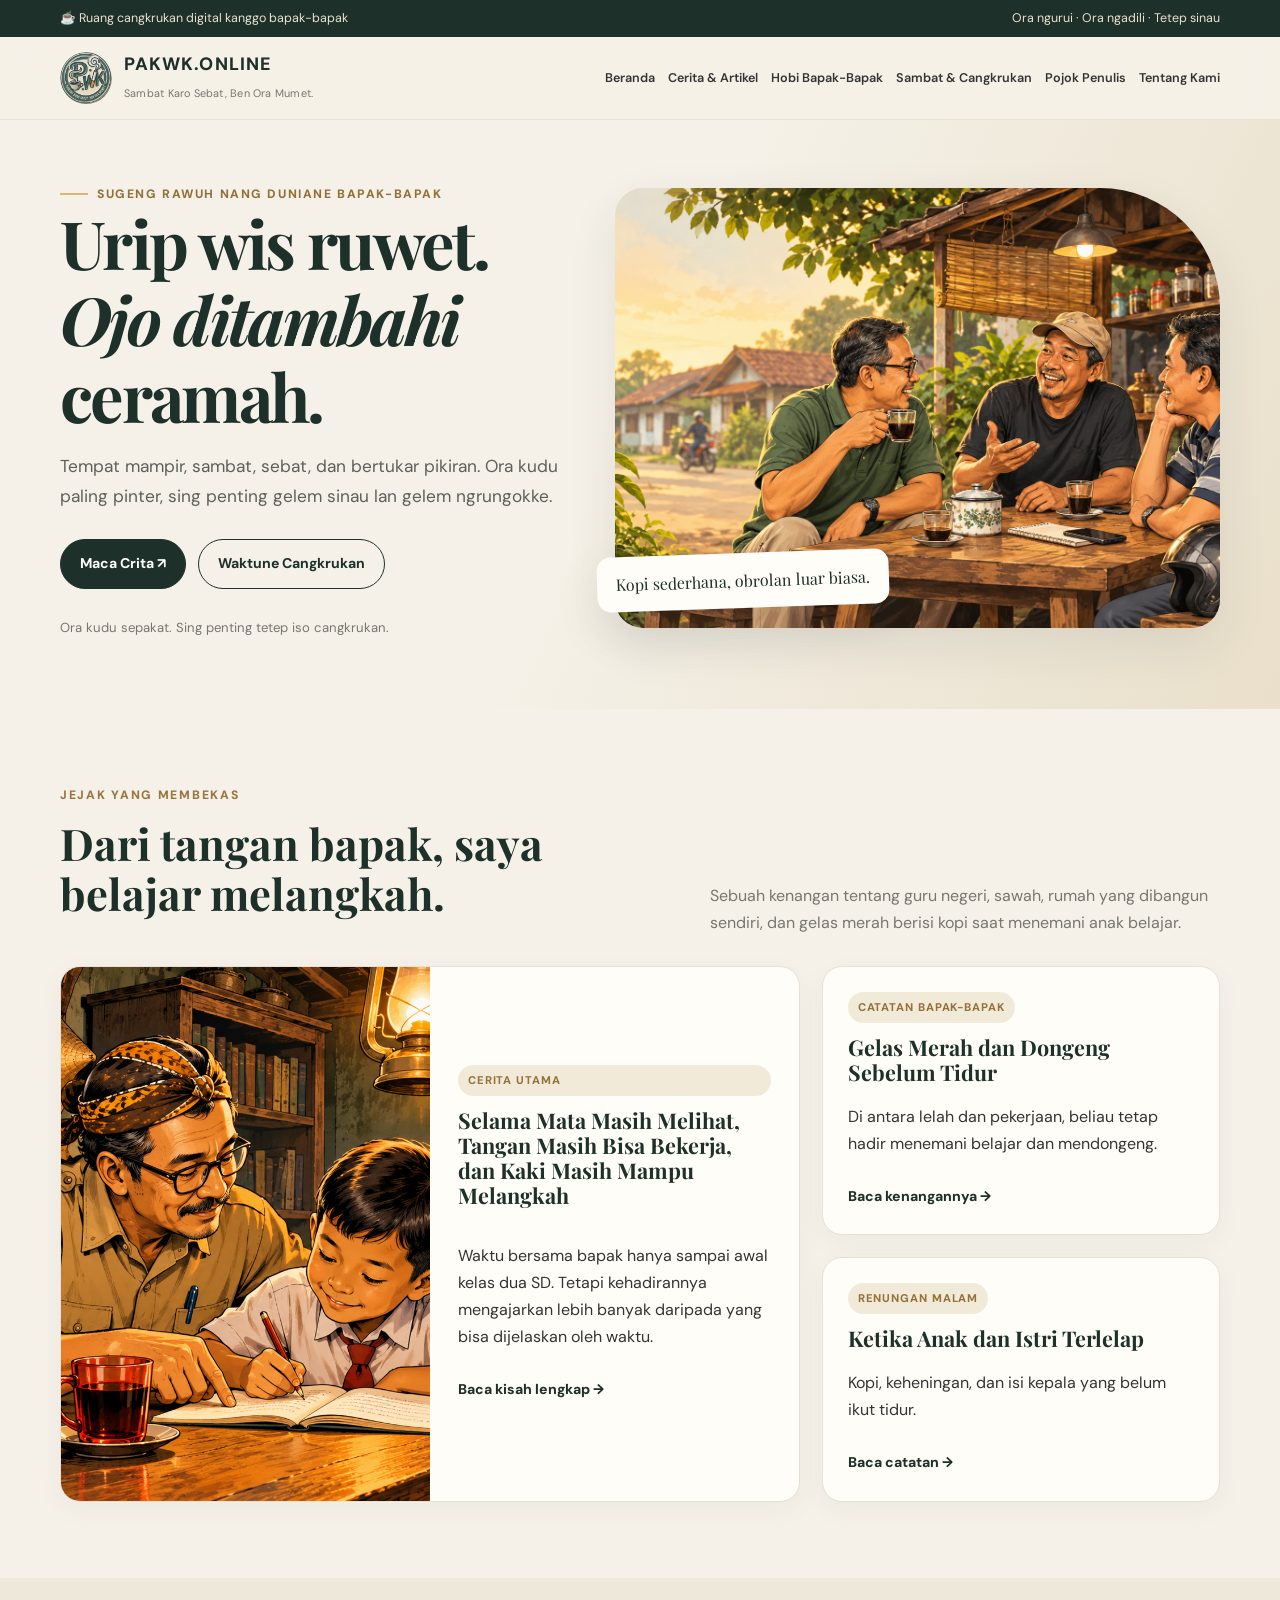
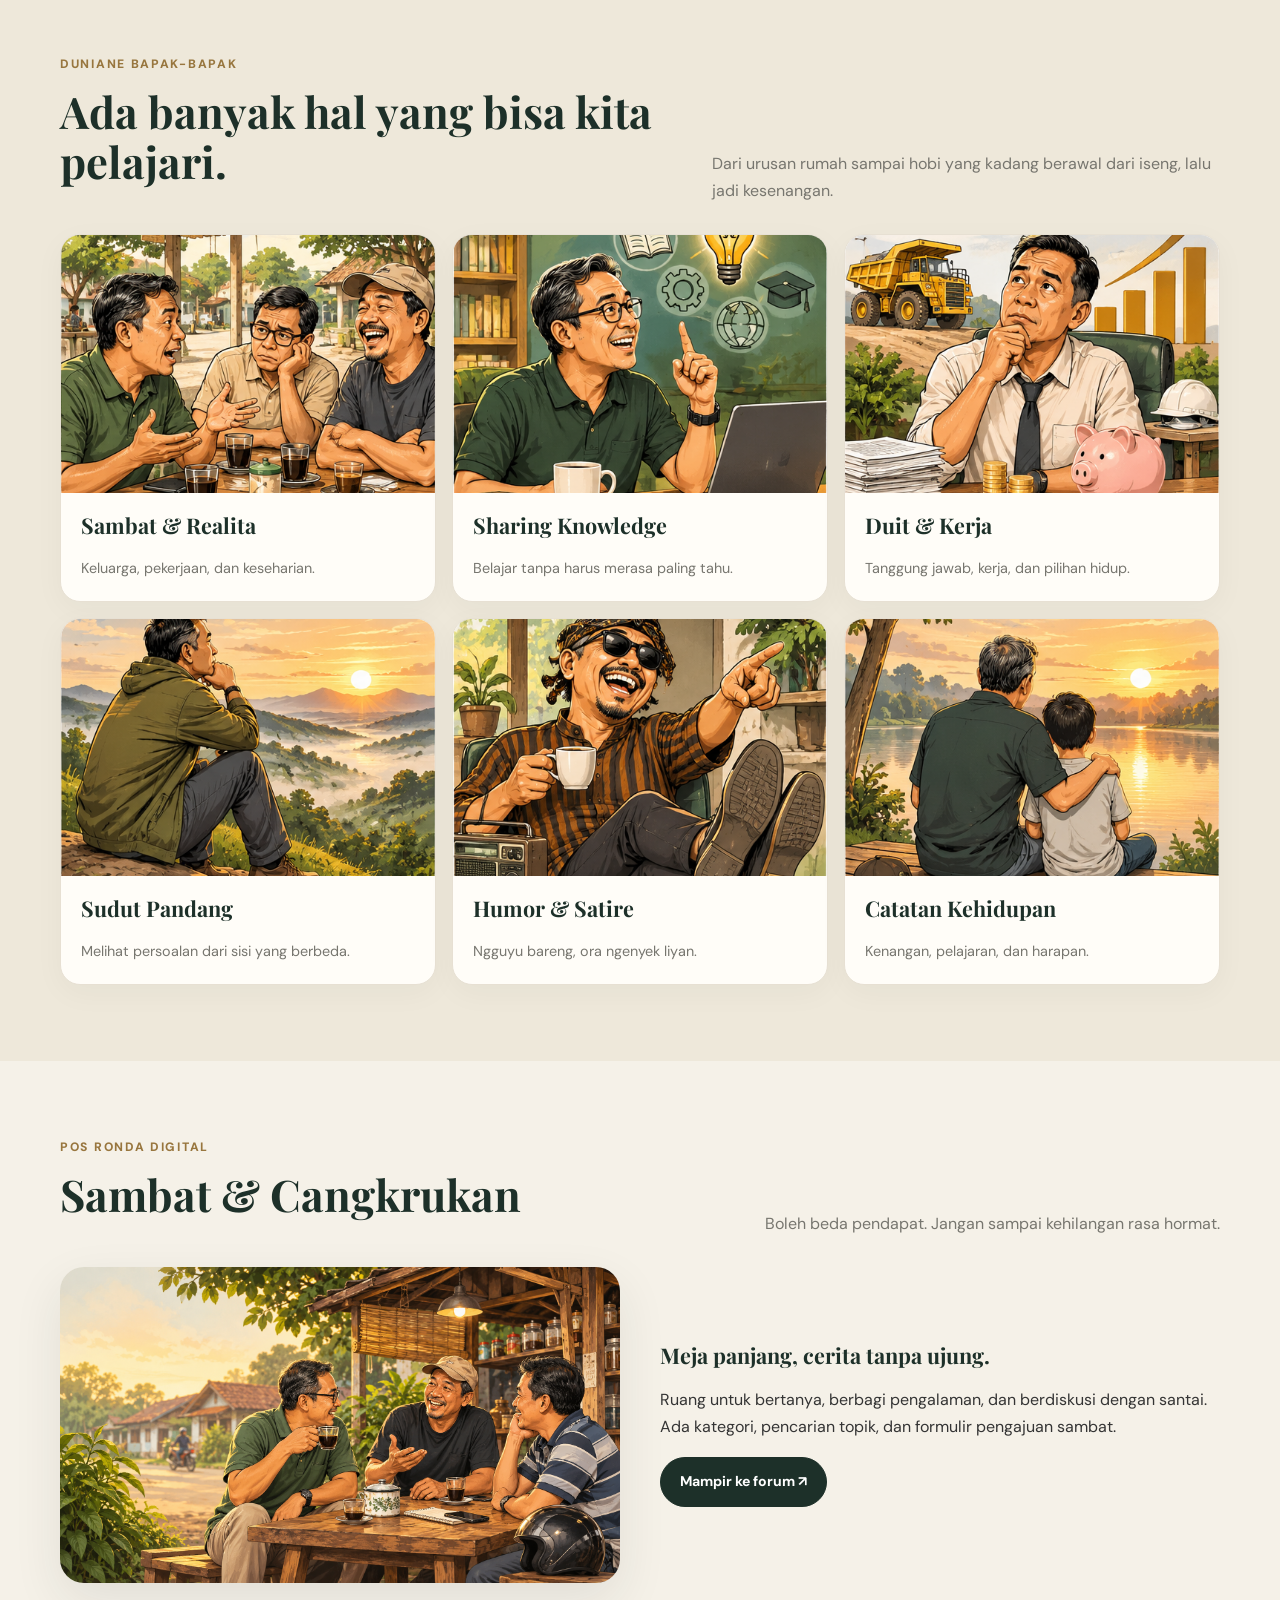
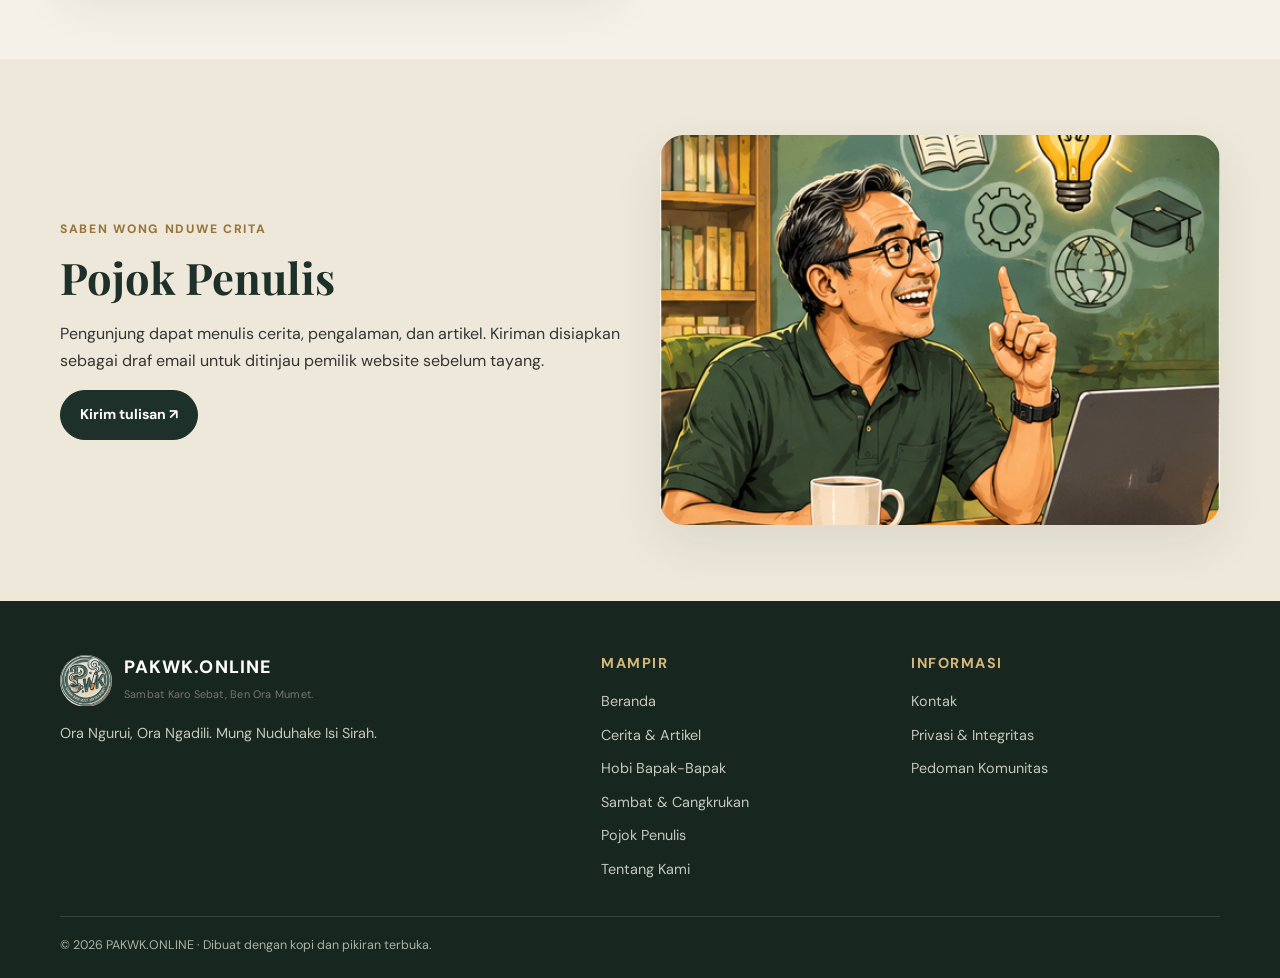
<file: index.html>
<!doctype html><html lang="id"><head><meta charset="utf-8"><meta name="viewport" content="width=device-width,initial-scale=1"><meta name="description" content="Ruang cerita, pengetahuan, hobi, dan cangkrukan bapak-bapak."><meta name="theme-color" content="#1D3029"><title>Beranda | PAKWK.ONLINE</title><link rel="icon" href="assets/Logo.png"><link rel="stylesheet" href="style.css"></head><body><div class="topline"><div class="container"><span>☕ Ruang cangkrukan digital kanggo bapak-bapak</span><span>Ora ngurui · Ora ngadili · Tetep sinau</span></div></div><header><div class="container nav"><a class="brand" href="index.html"><img src="assets/Logo.png" alt="Logo PAKWK" class="brand-logo"><span><span class="brand-name">PAKWK.ONLINE</span><br><span class="brand-tag">Sambat Karo Sebat, Ben Ora Mumet.</span></span></a><button class="menu-toggle" aria-label="Buka navigasi" aria-expanded="false">☰</button><nav class="navlinks"><a href="index.html">Beranda</a><a href="artikel.html">Cerita & Artikel</a><a href="hobi.html">Hobi Bapak-Bapak</a><a href="sambat.html">Sambat & Cangkrukan</a><a href="menulis.html">Pojok Penulis</a><a href="about.html">Tentang Kami</a></nav></div></header><main><section class="hero"><div class="container hero-grid"><div><div class="eyebrow">Sugeng rawuh nang duniane bapak-bapak</div><h1>Urip wis ruwet.<br><em>Ojo ditambahi</em> ceramah.</h1><p>Tempat mampir, sambat, sebat, dan bertukar pikiran. Ora kudu paling pinter, sing penting gelem sinau lan gelem ngrungokke.</p><div class="hero-actions"><a class="btn" href="artikel.html">Maca Crita ↗</a><a class="btn outline" href="sambat.html">Waktune Cangkrukan</a></div><div class="hero-note">Ora kudu sepakat. Sing penting tetep iso cangkrukan.</div></div><div class="hero-art"><img src="assets/warung-cangkrukan.png" alt="Ilustrasi asli cangkrukan di warung kopi"><div class="art-label">Kopi sederhana, obrolan luar biasa.</div></div></div></section><section class="section"><div class="container"><div class="section-head"><div><div class="section-kicker">Jejak yang membekas</div><h2>Dari tangan bapak, saya belajar melangkah.</h2></div><p>Sebuah kenangan tentang guru negeri, sawah, rumah yang dibangun sendiri, dan gelas merah berisi kopi saat menemani anak belajar.</p></div><div class="feature-grid"><article class="feature-card"><div class="feature-image"><img src="assets/kenangan-bapak.png" alt="Rekonstruksi ilustratif bapak menemani anak belajar"></div><div class="feature-copy"><span class="tag">Cerita utama</span><h3>Selama Mata Masih Melihat, Tangan Masih Bisa Bekerja, dan Kaki Masih Mampu Melangkah</h3><p>Waktu bersama bapak hanya sampai awal kelas dua SD. Tetapi kehadirannya mengajarkan lebih banyak daripada yang bisa dijelaskan oleh waktu.</p><a class="read-more" href="jejak-bapak.html">Baca kisah lengkap →</a></div></article><div class="small-stack"><div class="small-feature"><span class="tag">Catatan bapak-bapak</span><h3>Gelas Merah dan Dongeng Sebelum Tidur</h3><p>Di antara lelah dan pekerjaan, beliau tetap hadir menemani belajar dan mendongeng.</p><a class="read-more" href="jejak-bapak.html#gelas-merah">Baca kenangannya →</a></div><div class="small-feature"><span class="tag">Renungan malam</span><h3>Ketika Anak dan Istri Terlelap</h3><p>Kopi, keheningan, dan isi kepala yang belum ikut tidur.</p><a class="read-more" href="malam-bapak.html">Baca catatan →</a></div></div></div></div></section><section class="section muted-section"><div class="container"><div class="section-head"><div><div class="section-kicker">Duniane bapak-bapak</div><h2>Ada banyak hal yang bisa kita pelajari.</h2></div><p>Dari urusan rumah sampai hobi yang kadang berawal dari iseng, lalu jadi kesenangan.</p></div><div class="category-grid"><a class="category-card" href="sambat.html"><img class="category-photo" src="assets/01-sambat-realita-kehidupan.png" alt="Sambat & Realita"><h3>Sambat & Realita</h3><p>Keluarga, pekerjaan, dan keseharian.</p></a><a class="category-card" href="artikel.html"><img class="category-photo" src="assets/02-sharing-knowledge.png" alt="Sharing Knowledge"><h3>Sharing Knowledge</h3><p>Belajar tanpa harus merasa paling tahu.</p></a><a class="category-card" href="artikel.html"><img class="category-photo" src="assets/03-duit-dan-kerja.png" alt="Duit & Kerja"><h3>Duit & Kerja</h3><p>Tanggung jawab, kerja, dan pilihan hidup.</p></a><a class="category-card" href="artikel.html"><img class="category-photo" src="assets/04-sudut-pandang.png" alt="Sudut Pandang"><h3>Sudut Pandang</h3><p>Melihat persoalan dari sisi yang berbeda.</p></a><a class="category-card" href="artikel.html"><img class="category-photo" src="assets/05-humor-dan-satire.png" alt="Humor & Satire"><h3>Humor & Satire</h3><p>Ngguyu bareng, ora ngenyek liyan.</p></a><a class="category-card" href="artikel.html"><img class="category-photo" src="assets/06-catatan-kehidupan.png" alt="Catatan Kehidupan"><h3>Catatan Kehidupan</h3><p>Kenangan, pelajaran, dan harapan.</p></a></div></div></section><section class="section"><div class="container"><div class="section-head"><div><div class="section-kicker">Pos ronda digital</div><h2>Sambat & Cangkrukan</h2></div><p>Boleh beda pendapat. Jangan sampai kehilangan rasa hormat.</p></div><div class="split-feature"><img src="assets/warung-cangkrukan.png" alt="Suasana warung cangkrukan"><div><h3>Meja panjang, cerita tanpa ujung.</h3><p>Ruang untuk bertanya, berbagi pengalaman, dan berdiskusi dengan santai. Ada kategori, pencarian topik, dan formulir pengajuan sambat.</p><a class="btn" href="sambat.html">Mampir ke forum ↗</a></div></div></div></section><section class="section muted-section"><div class="container split-feature"><div><div class="section-kicker">Saben wong nduwe crita</div><h2>Pojok Penulis</h2><p>Pengunjung dapat menulis cerita, pengalaman, dan artikel. Kiriman disiapkan sebagai draf email untuk ditinjau pemilik website sebelum tayang.</p><a class="btn" href="menulis.html">Kirim tulisan ↗</a></div><img src="assets/02-sharing-knowledge.png" alt="Ilustrasi berbagi pengetahuan"></div></section></main><footer class="footer"><div class="container"><div class="footer-grid"><div><a class="brand" href="index.html"><img src="assets/Logo.png" alt="Logo PAKWK" class="brand-logo"><span><span class="brand-name">PAKWK.ONLINE</span><br><span class="brand-tag">Sambat Karo Sebat, Ben Ora Mumet.</span></span></a><p>Ora Ngurui, Ora Ngadili. Mung Nuduhake Isi Sirah.</p></div><div><h3>Mampir</h3><div class="footer-links"><a href="index.html">Beranda</a><a href="artikel.html">Cerita & Artikel</a><a href="hobi.html">Hobi Bapak-Bapak</a><a href="sambat.html">Sambat & Cangkrukan</a><a href="menulis.html">Pojok Penulis</a><a href="about.html">Tentang Kami</a></div></div><div><h3>Informasi</h3><div class="footer-links"><a href="contact.html">Kontak</a><a href="privasi.html">Privasi & Integritas</a><a href="pedoman.html">Pedoman Komunitas</a></div></div></div><div class="copyright">© 2026 PAKWK.ONLINE · Dibuat dengan kopi dan pikiran terbuka.</div></div></footer><script src="script.js"></script></body></html>
</file>
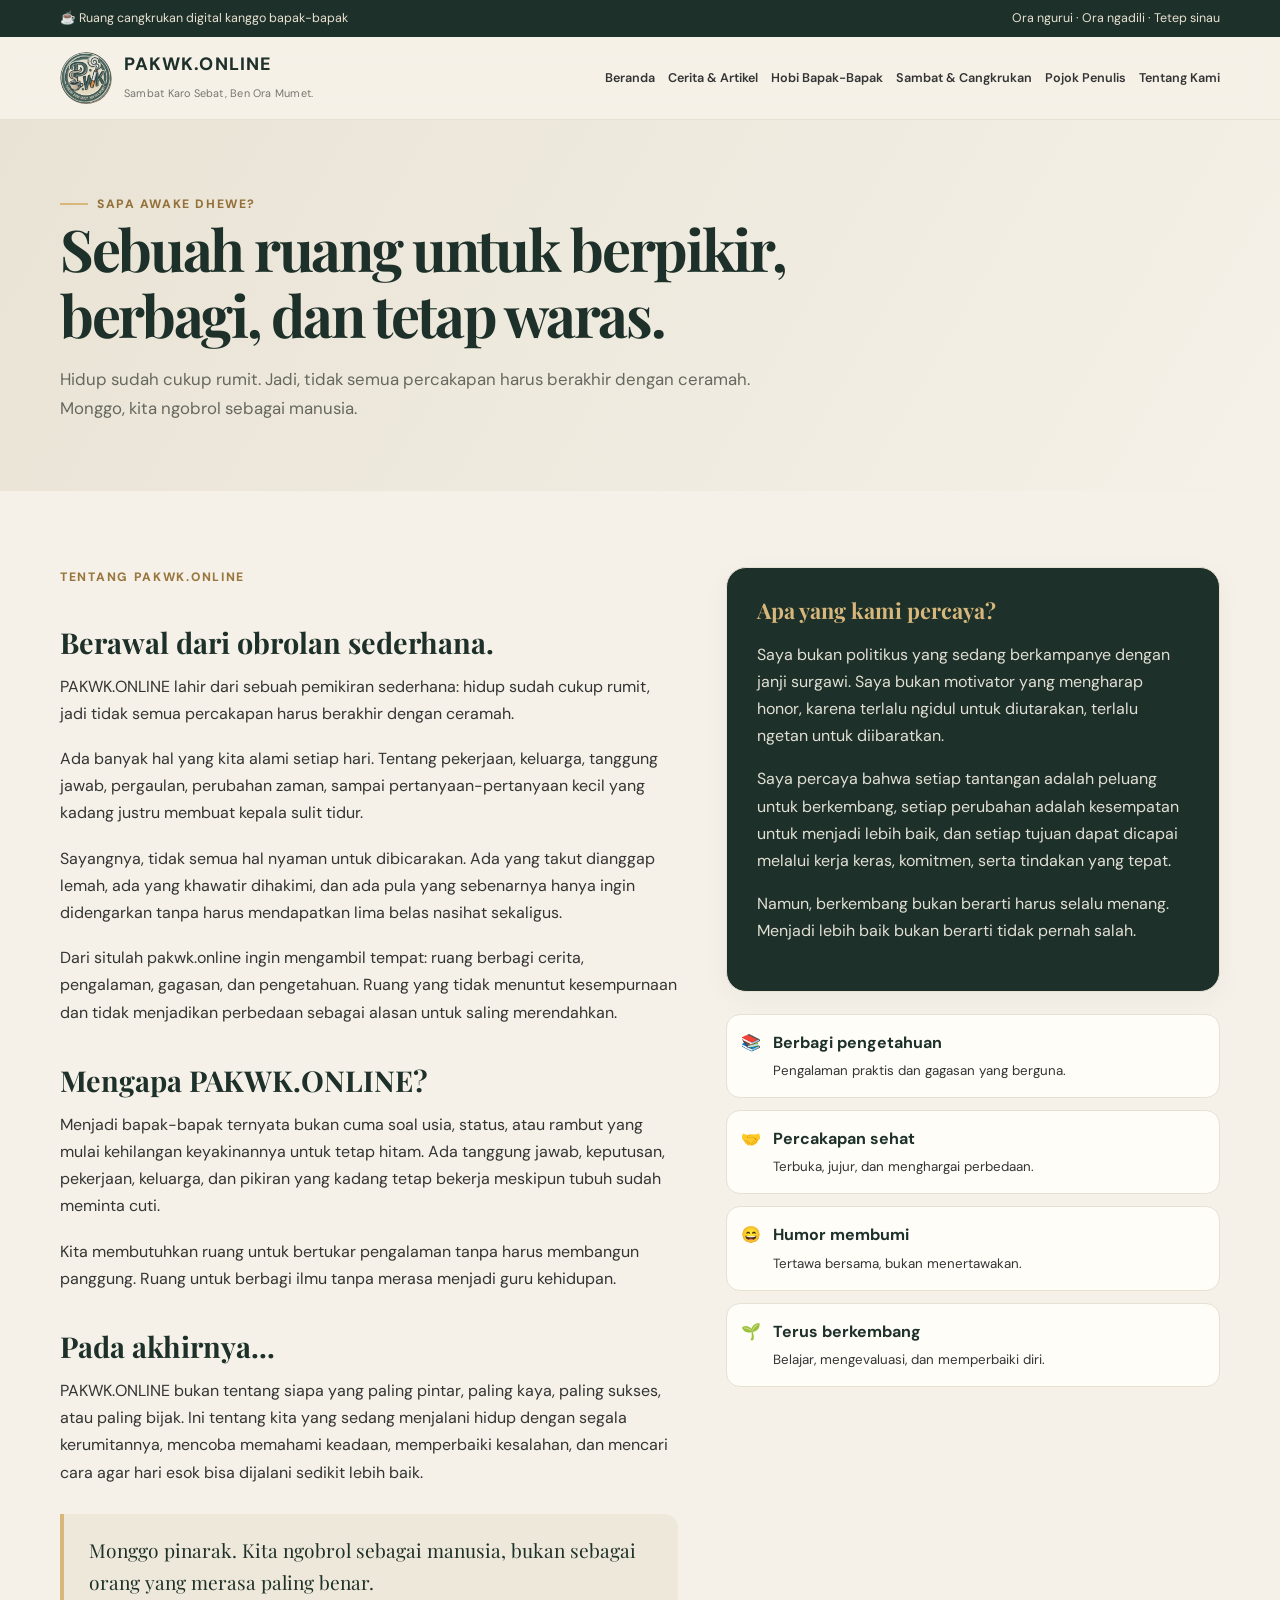
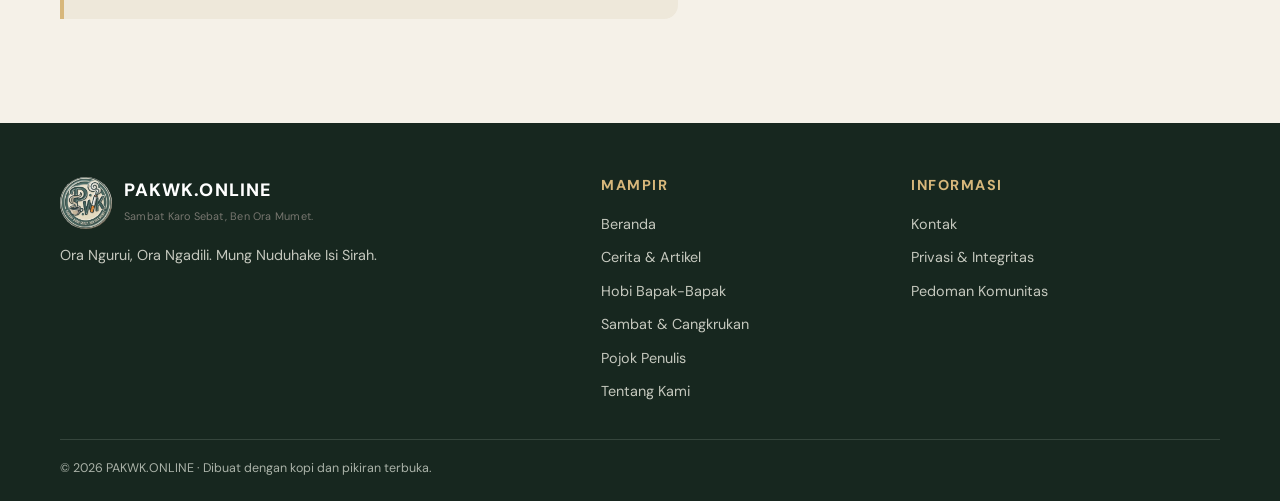
<file: about.html>
<!doctype html><html lang="id"><head><meta charset="utf-8"><meta name="viewport" content="width=device-width,initial-scale=1"><meta name="description" content="Ruang cerita, pengetahuan, hobi, dan cangkrukan bapak-bapak."><meta name="theme-color" content="#1D3029"><title>Tentang Kami | PAKWK.ONLINE</title><link rel="icon" href="assets/Logo.png"><link rel="stylesheet" href="style.css"></head><body><div class="topline"><div class="container"><span>☕ Ruang cangkrukan digital kanggo bapak-bapak</span><span>Ora ngurui · Ora ngadili · Tetep sinau</span></div></div><header><div class="container nav"><a class="brand" href="index.html"><img src="assets/Logo.png" alt="Logo PAKWK" class="brand-logo"><span><span class="brand-name">PAKWK.ONLINE</span><br><span class="brand-tag">Sambat Karo Sebat, Ben Ora Mumet.</span></span></a><button class="menu-toggle" aria-label="Buka navigasi" aria-expanded="false">☰</button><nav class="navlinks"><a href="index.html">Beranda</a><a href="artikel.html">Cerita & Artikel</a><a href="hobi.html">Hobi Bapak-Bapak</a><a href="sambat.html">Sambat & Cangkrukan</a><a href="menulis.html">Pojok Penulis</a><a href="about.html">Tentang Kami</a></nav></div></header><main><section class="page-hero"><div class="container"><div class="eyebrow">Sapa awake dhewe?</div><h1>Sebuah ruang untuk berpikir, berbagi, dan tetap waras.</h1><p>Hidup sudah cukup rumit. Jadi, tidak semua percakapan harus berakhir dengan ceramah. Monggo, kita ngobrol sebagai manusia.</p></div></section>
<section class="section"><div class="container about-grid"><div class="prose"><div class="section-kicker">Tentang PAKWK.ONLINE</div><h2>Berawal dari obrolan sederhana.</h2><p>PAKWK.ONLINE lahir dari sebuah pemikiran sederhana: hidup sudah cukup rumit, jadi tidak semua percakapan harus berakhir dengan ceramah.</p><p>Ada banyak hal yang kita alami setiap hari. Tentang pekerjaan, keluarga, tanggung jawab, pergaulan, perubahan zaman, sampai pertanyaan-pertanyaan kecil yang kadang justru membuat kepala sulit tidur.</p><p>Sayangnya, tidak semua hal nyaman untuk dibicarakan. Ada yang takut dianggap lemah, ada yang khawatir dihakimi, dan ada pula yang sebenarnya hanya ingin didengarkan tanpa harus mendapatkan lima belas nasihat sekaligus.</p><p>Dari situlah pakwk.online ingin mengambil tempat: ruang berbagi cerita, pengalaman, gagasan, dan pengetahuan. Ruang yang tidak menuntut kesempurnaan dan tidak menjadikan perbedaan sebagai alasan untuk saling merendahkan.</p><h2>Mengapa PAKWK.ONLINE?</h2><p>Menjadi bapak-bapak ternyata bukan cuma soal usia, status, atau rambut yang mulai kehilangan keyakinannya untuk tetap hitam. Ada tanggung jawab, keputusan, pekerjaan, keluarga, dan pikiran yang kadang tetap bekerja meskipun tubuh sudah meminta cuti.</p><p>Kita membutuhkan ruang untuk bertukar pengalaman tanpa harus membangun panggung. Ruang untuk berbagi ilmu tanpa merasa menjadi guru kehidupan.</p><h2>Pada akhirnya...</h2><p>PAKWK.ONLINE bukan tentang siapa yang paling pintar, paling kaya, paling sukses, atau paling bijak. Ini tentang kita yang sedang menjalani hidup dengan segala kerumitannya, mencoba memahami keadaan, memperbaiki kesalahan, dan mencari cara agar hari esok bisa dijalani sedikit lebih baik.</p><blockquote>Monggo pinarak. Kita ngobrol sebagai manusia, bukan sebagai orang yang merasa paling benar.</blockquote></div>
<aside><div class="quote-card"><h3>Apa yang kami percaya?</h3><p>Saya bukan politikus yang sedang berkampanye dengan janji surgawi. Saya bukan motivator yang mengharap honor, karena terlalu ngidul untuk diutarakan, terlalu ngetan untuk diibaratkan.</p><p>Saya percaya bahwa setiap tantangan adalah peluang untuk berkembang, setiap perubahan adalah kesempatan untuk menjadi lebih baik, dan setiap tujuan dapat dicapai melalui kerja keras, komitmen, serta tindakan yang tepat.</p><p>Namun, berkembang bukan berarti harus selalu menang. Menjadi lebih baik bukan berarti tidak pernah salah.</p></div><div class="value-list"><div class="value-item"><span>📚</span><div><b>Berbagi pengetahuan</b><br><small>Pengalaman praktis dan gagasan yang berguna.</small></div></div><div class="value-item"><span>🤝</span><div><b>Percakapan sehat</b><br><small>Terbuka, jujur, dan menghargai perbedaan.</small></div></div><div class="value-item"><span>😄</span><div><b>Humor membumi</b><br><small>Tertawa bersama, bukan menertawakan.</small></div></div><div class="value-item"><span>🌱</span><div><b>Terus berkembang</b><br><small>Belajar, mengevaluasi, dan memperbaiki diri.</small></div></div></div></aside></div></section></main><footer class="footer"><div class="container"><div class="footer-grid"><div><a class="brand" href="index.html"><img src="assets/Logo.png" alt="Logo PAKWK" class="brand-logo"><span><span class="brand-name">PAKWK.ONLINE</span><br><span class="brand-tag">Sambat Karo Sebat, Ben Ora Mumet.</span></span></a><p>Ora Ngurui, Ora Ngadili. Mung Nuduhake Isi Sirah.</p></div><div><h3>Mampir</h3><div class="footer-links"><a href="index.html">Beranda</a><a href="artikel.html">Cerita & Artikel</a><a href="hobi.html">Hobi Bapak-Bapak</a><a href="sambat.html">Sambat & Cangkrukan</a><a href="menulis.html">Pojok Penulis</a><a href="about.html">Tentang Kami</a></div></div><div><h3>Informasi</h3><div class="footer-links"><a href="contact.html">Kontak</a><a href="privasi.html">Privasi & Integritas</a><a href="pedoman.html">Pedoman Komunitas</a></div></div></div><div class="copyright">© 2026 PAKWK.ONLINE · Dibuat dengan kopi dan pikiran terbuka.</div></div></footer><script src="script.js"></script></body></html>
</file>
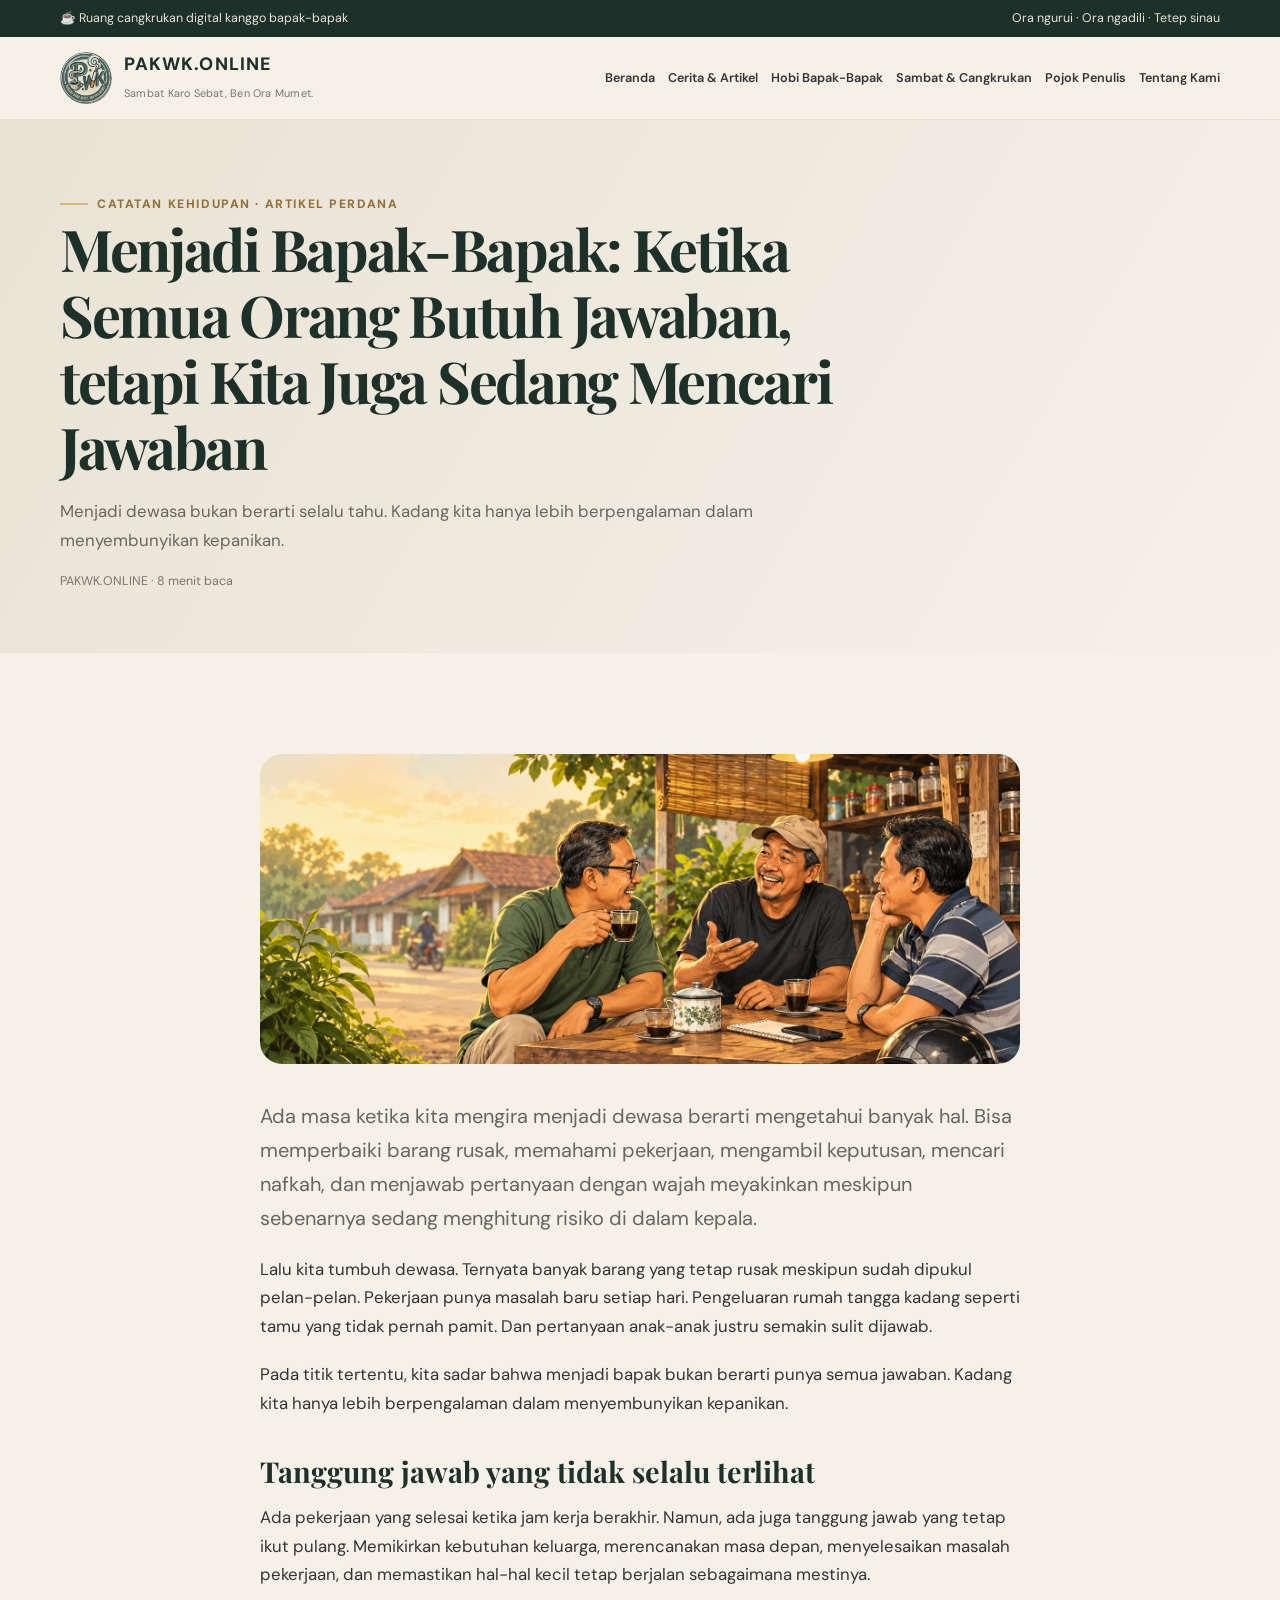
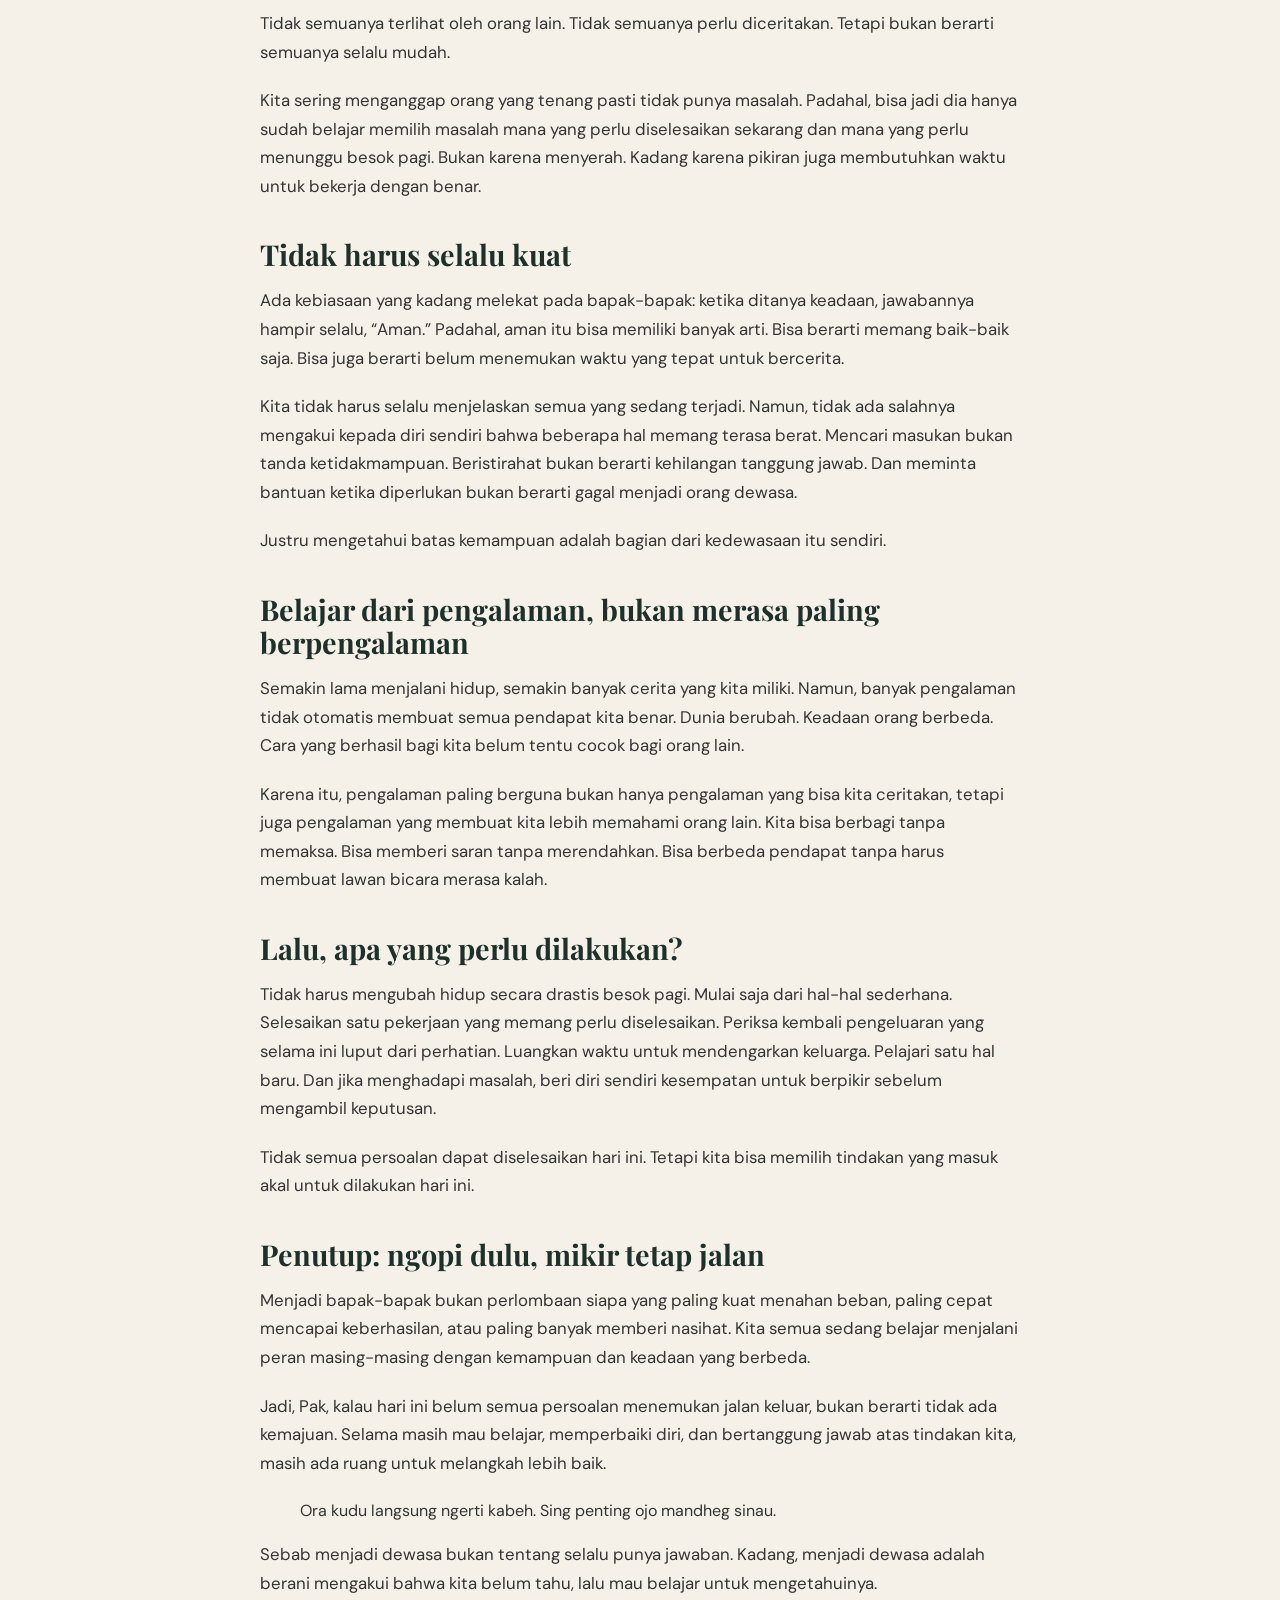
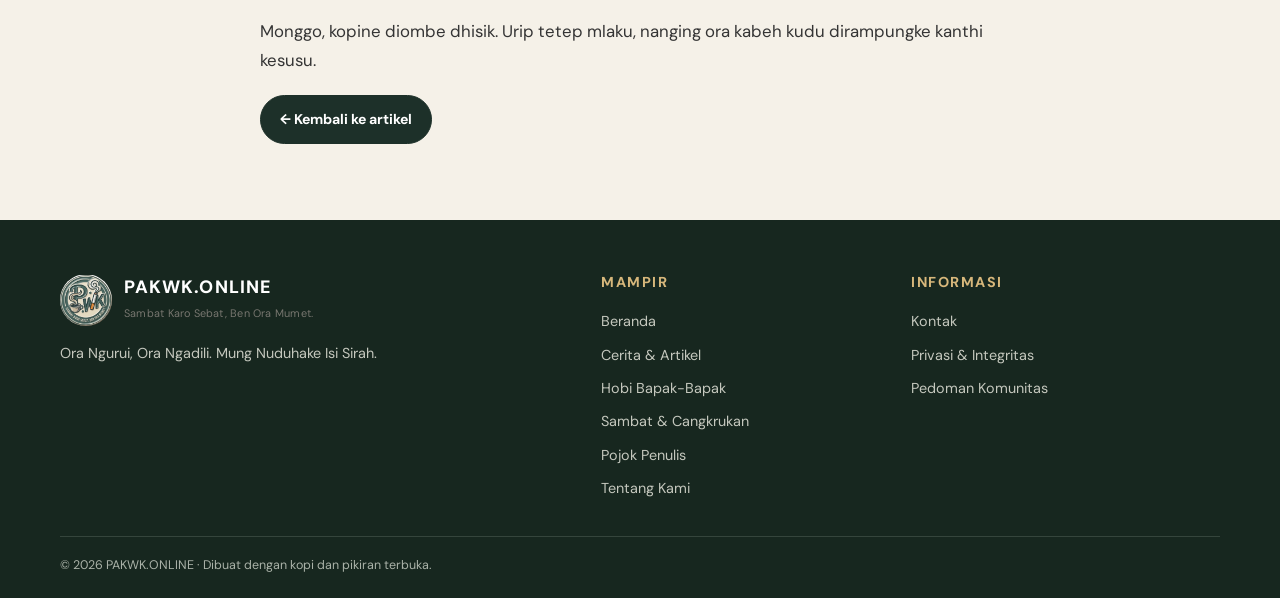
<file: artikel-perdana.html>
<!doctype html><html lang="id"><head><meta charset="utf-8"><meta name="viewport" content="width=device-width,initial-scale=1"><meta name="description" content="Ruang cerita, pengetahuan, hobi, dan cangkrukan bapak-bapak."><meta name="theme-color" content="#1D3029"><title>Menjadi Bapak-Bapak | PAKWK.ONLINE</title><link rel="icon" href="assets/Logo.png"><link rel="stylesheet" href="style.css"></head><body><div class="topline"><div class="container"><span>☕ Ruang cangkrukan digital kanggo bapak-bapak</span><span>Ora ngurui · Ora ngadili · Tetep sinau</span></div></div><header><div class="container nav"><a class="brand" href="index.html"><img src="assets/Logo.png" alt="Logo PAKWK" class="brand-logo"><span><span class="brand-name">PAKWK.ONLINE</span><br><span class="brand-tag">Sambat Karo Sebat, Ben Ora Mumet.</span></span></a><button class="menu-toggle" aria-label="Buka navigasi" aria-expanded="false">☰</button><nav class="navlinks"><a href="index.html">Beranda</a><a href="artikel.html">Cerita & Artikel</a><a href="hobi.html">Hobi Bapak-Bapak</a><a href="sambat.html">Sambat & Cangkrukan</a><a href="menulis.html">Pojok Penulis</a><a href="about.html">Tentang Kami</a></nav></div></header><main><section class="page-hero"><div class="container"><div class="eyebrow">Catatan kehidupan · Artikel perdana</div><h1>Menjadi Bapak-Bapak: Ketika Semua Orang Butuh Jawaban, tetapi Kita Juga Sedang Mencari Jawaban</h1><p>Menjadi dewasa bukan berarti selalu tahu. Kadang kita hanya lebih berpengalaman dalam menyembunyikan kepanikan.</p><div class="meta">PAKWK.ONLINE · 8 menit baca</div></div></section><section class="section"><div class="container article-body"><div class="article-cover"><img src="assets/warung-cangkrukan.png" alt="Tiga bapak berbincang di warung kopi"></div><p class="lead">Ada masa ketika kita mengira menjadi dewasa berarti mengetahui banyak hal. Bisa memperbaiki barang rusak, memahami pekerjaan, mengambil keputusan, mencari nafkah, dan menjawab pertanyaan dengan wajah meyakinkan meskipun sebenarnya sedang menghitung risiko di dalam kepala.</p><p>Lalu kita tumbuh dewasa. Ternyata banyak barang yang tetap rusak meskipun sudah dipukul pelan-pelan. Pekerjaan punya masalah baru setiap hari. Pengeluaran rumah tangga kadang seperti tamu yang tidak pernah pamit. Dan pertanyaan anak-anak justru semakin sulit dijawab.</p><p>Pada titik tertentu, kita sadar bahwa menjadi bapak bukan berarti punya semua jawaban. Kadang kita hanya lebih berpengalaman dalam menyembunyikan kepanikan.</p><h2>Tanggung jawab yang tidak selalu terlihat</h2><p>Ada pekerjaan yang selesai ketika jam kerja berakhir. Namun, ada juga tanggung jawab yang tetap ikut pulang. Memikirkan kebutuhan keluarga, merencanakan masa depan, menyelesaikan masalah pekerjaan, dan memastikan hal-hal kecil tetap berjalan sebagaimana mestinya.</p><p>Tidak semuanya terlihat oleh orang lain. Tidak semuanya perlu diceritakan. Tetapi bukan berarti semuanya selalu mudah.</p><p>Kita sering menganggap orang yang tenang pasti tidak punya masalah. Padahal, bisa jadi dia hanya sudah belajar memilih masalah mana yang perlu diselesaikan sekarang dan mana yang perlu menunggu besok pagi. Bukan karena menyerah. Kadang karena pikiran juga membutuhkan waktu untuk bekerja dengan benar.</p><h2>Tidak harus selalu kuat</h2><p>Ada kebiasaan yang kadang melekat pada bapak-bapak: ketika ditanya keadaan, jawabannya hampir selalu, “Aman.” Padahal, aman itu bisa memiliki banyak arti. Bisa berarti memang baik-baik saja. Bisa juga berarti belum menemukan waktu yang tepat untuk bercerita.</p><p>Kita tidak harus selalu menjelaskan semua yang sedang terjadi. Namun, tidak ada salahnya mengakui kepada diri sendiri bahwa beberapa hal memang terasa berat. Mencari masukan bukan tanda ketidakmampuan. Beristirahat bukan berarti kehilangan tanggung jawab. Dan meminta bantuan ketika diperlukan bukan berarti gagal menjadi orang dewasa.</p><p>Justru mengetahui batas kemampuan adalah bagian dari kedewasaan itu sendiri.</p><h2>Belajar dari pengalaman, bukan merasa paling berpengalaman</h2><p>Semakin lama menjalani hidup, semakin banyak cerita yang kita miliki. Namun, banyak pengalaman tidak otomatis membuat semua pendapat kita benar. Dunia berubah. Keadaan orang berbeda. Cara yang berhasil bagi kita belum tentu cocok bagi orang lain.</p><p>Karena itu, pengalaman paling berguna bukan hanya pengalaman yang bisa kita ceritakan, tetapi juga pengalaman yang membuat kita lebih memahami orang lain. Kita bisa berbagi tanpa memaksa. Bisa memberi saran tanpa merendahkan. Bisa berbeda pendapat tanpa harus membuat lawan bicara merasa kalah.</p><h2>Lalu, apa yang perlu dilakukan?</h2><p>Tidak harus mengubah hidup secara drastis besok pagi. Mulai saja dari hal-hal sederhana. Selesaikan satu pekerjaan yang memang perlu diselesaikan. Periksa kembali pengeluaran yang selama ini luput dari perhatian. Luangkan waktu untuk mendengarkan keluarga. Pelajari satu hal baru. Dan jika menghadapi masalah, beri diri sendiri kesempatan untuk berpikir sebelum mengambil keputusan.</p><p>Tidak semua persoalan dapat diselesaikan hari ini. Tetapi kita bisa memilih tindakan yang masuk akal untuk dilakukan hari ini.</p><h2>Penutup: ngopi dulu, mikir tetap jalan</h2><p>Menjadi bapak-bapak bukan perlombaan siapa yang paling kuat menahan beban, paling cepat mencapai keberhasilan, atau paling banyak memberi nasihat. Kita semua sedang belajar menjalani peran masing-masing dengan kemampuan dan keadaan yang berbeda.</p><p>Jadi, Pak, kalau hari ini belum semua persoalan menemukan jalan keluar, bukan berarti tidak ada kemajuan. Selama masih mau belajar, memperbaiki diri, dan bertanggung jawab atas tindakan kita, masih ada ruang untuk melangkah lebih baik.</p><blockquote>Ora kudu langsung ngerti kabeh. Sing penting ojo mandheg sinau.</blockquote><p>Sebab menjadi dewasa bukan tentang selalu punya jawaban. Kadang, menjadi dewasa adalah berani mengakui bahwa kita belum tahu, lalu mau belajar untuk mengetahuinya.</p><p>Monggo, kopine diombe dhisik. Urip tetep mlaku, nanging ora kabeh kudu dirampungke kanthi kesusu.</p><a class="btn" href="artikel.html">← Kembali ke artikel</a></div></section></main><footer class="footer"><div class="container"><div class="footer-grid"><div><a class="brand" href="index.html"><img src="assets/Logo.png" alt="Logo PAKWK" class="brand-logo"><span><span class="brand-name">PAKWK.ONLINE</span><br><span class="brand-tag">Sambat Karo Sebat, Ben Ora Mumet.</span></span></a><p>Ora Ngurui, Ora Ngadili. Mung Nuduhake Isi Sirah.</p></div><div><h3>Mampir</h3><div class="footer-links"><a href="index.html">Beranda</a><a href="artikel.html">Cerita & Artikel</a><a href="hobi.html">Hobi Bapak-Bapak</a><a href="sambat.html">Sambat & Cangkrukan</a><a href="menulis.html">Pojok Penulis</a><a href="about.html">Tentang Kami</a></div></div><div><h3>Informasi</h3><div class="footer-links"><a href="contact.html">Kontak</a><a href="privasi.html">Privasi & Integritas</a><a href="pedoman.html">Pedoman Komunitas</a></div></div></div><div class="copyright">© 2026 PAKWK.ONLINE · Dibuat dengan kopi dan pikiran terbuka.</div></div></footer><script src="script.js"></script></body></html>
</file>
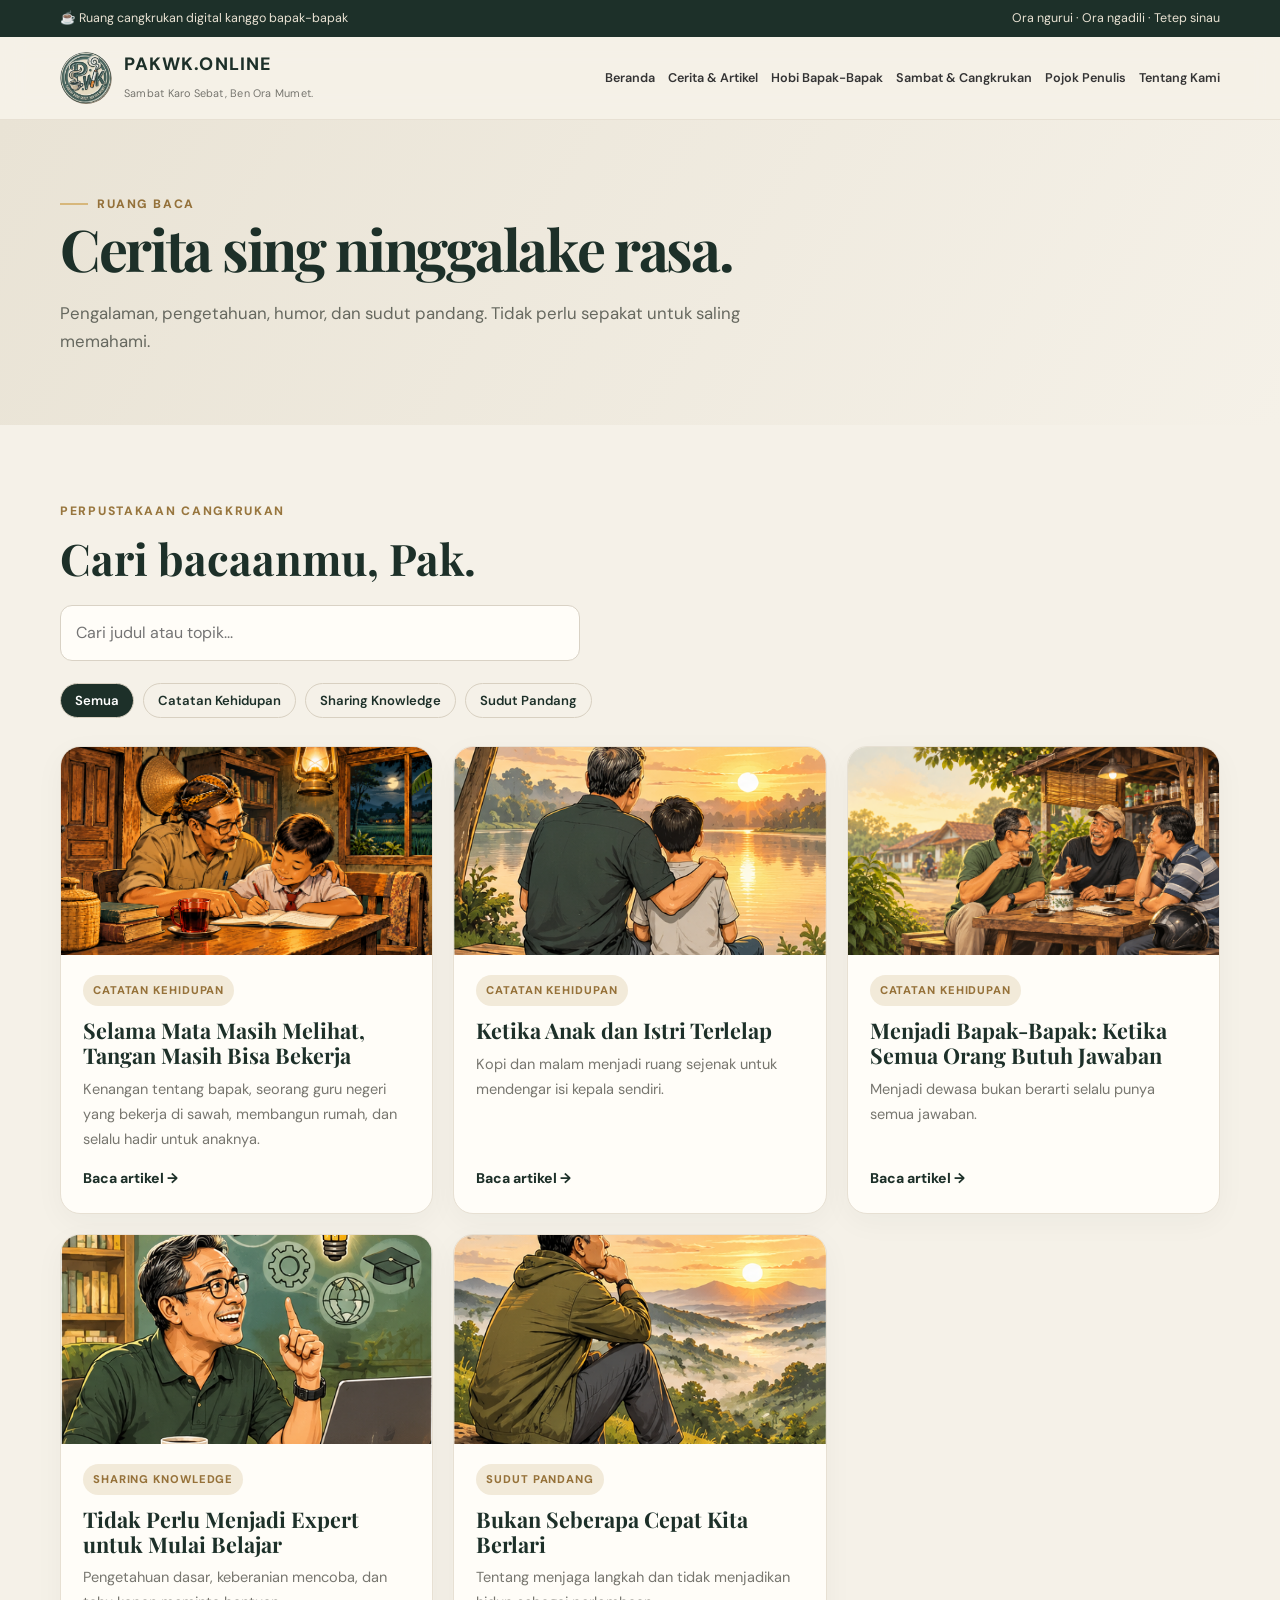
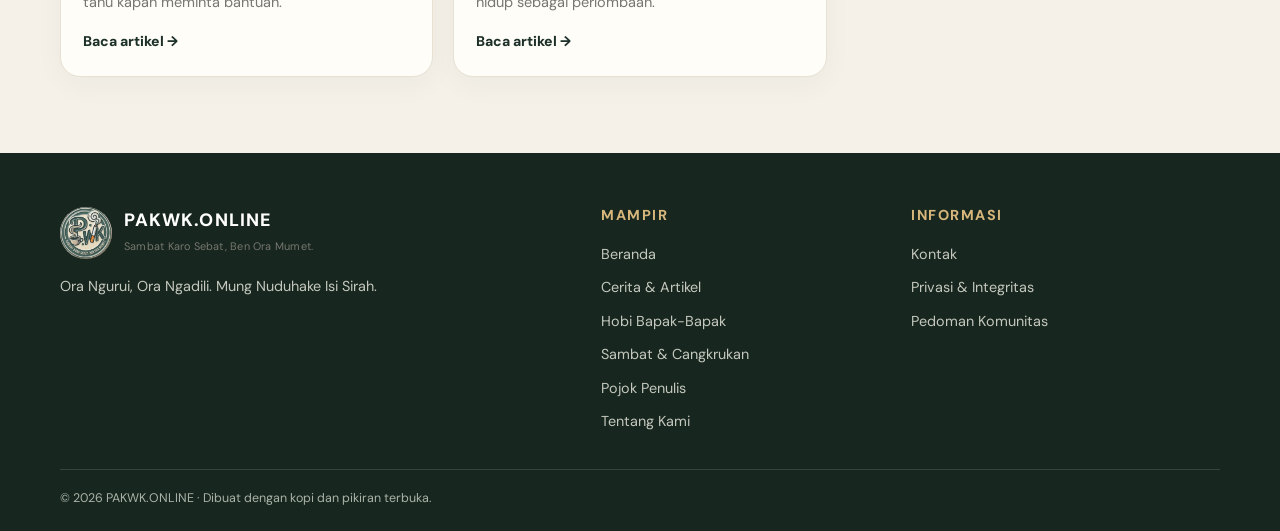
<file: artikel.html>
<!doctype html><html lang="id"><head><meta charset="utf-8"><meta name="viewport" content="width=device-width,initial-scale=1"><meta name="description" content="Ruang cerita, pengetahuan, hobi, dan cangkrukan bapak-bapak."><meta name="theme-color" content="#1D3029"><title>Cerita &amp; Artikel | PAKWK.ONLINE</title><link rel="icon" href="assets/Logo.png"><link rel="stylesheet" href="style.css"></head><body><div class="topline"><div class="container"><span>☕ Ruang cangkrukan digital kanggo bapak-bapak</span><span>Ora ngurui · Ora ngadili · Tetep sinau</span></div></div><header><div class="container nav"><a class="brand" href="index.html"><img src="assets/Logo.png" alt="Logo PAKWK" class="brand-logo"><span><span class="brand-name">PAKWK.ONLINE</span><br><span class="brand-tag">Sambat Karo Sebat, Ben Ora Mumet.</span></span></a><button class="menu-toggle" aria-label="Buka navigasi" aria-expanded="false">☰</button><nav class="navlinks"><a href="index.html">Beranda</a><a href="artikel.html">Cerita & Artikel</a><a href="hobi.html">Hobi Bapak-Bapak</a><a href="sambat.html">Sambat & Cangkrukan</a><a href="menulis.html">Pojok Penulis</a><a href="about.html">Tentang Kami</a></nav></div></header><main><section class="page-hero"><div class="container"><div class="eyebrow">Ruang baca</div><h1>Cerita sing ninggalake rasa.</h1><p>Pengalaman, pengetahuan, humor, dan sudut pandang. Tidak perlu sepakat untuk saling memahami.</p></div></section><section class="section"><div class="container"><div class="section-kicker">Perpustakaan cangkrukan</div><h2>Cari bacaanmu, Pak.</h2><div class="searchbar"><input id="articleSearch" type="search" placeholder="Cari judul atau topik..." aria-label="Cari artikel"></div><div class="filters"><button class="filter active" data-filter="Semua">Semua</button><button class="filter" data-filter="Catatan Kehidupan">Catatan Kehidupan</button><button class="filter" data-filter="Sharing Knowledge">Sharing Knowledge</button><button class="filter" data-filter="Sudut Pandang">Sudut Pandang</button></div><div class="article-grid"><article class="article-card" data-article data-category="Catatan Kehidupan"><img class="article-thumb" src="assets/kenangan-bapak.png" alt="Ilustrasi Selama Mata Masih Melihat, Tangan Masih Bisa Bekerja"><span class="tag">Catatan Kehidupan</span><h3>Selama Mata Masih Melihat, Tangan Masih Bisa Bekerja</h3><p>Kenangan tentang bapak, seorang guru negeri yang bekerja di sawah, membangun rumah, dan selalu hadir untuk anaknya.</p><a class="read-more" href="jejak-bapak.html">Baca artikel →</a></article><article class="article-card" data-article data-category="Catatan Kehidupan"><img class="article-thumb" src="assets/06-catatan-kehidupan.png" alt="Ilustrasi Ketika Anak dan Istri Terlelap"><span class="tag">Catatan Kehidupan</span><h3>Ketika Anak dan Istri Terlelap</h3><p>Kopi dan malam menjadi ruang sejenak untuk mendengar isi kepala sendiri.</p><a class="read-more" href="malam-bapak.html">Baca artikel →</a></article><article class="article-card" data-article data-category="Catatan Kehidupan"><img class="article-thumb" src="assets/warung-cangkrukan.png" alt="Ilustrasi Menjadi Bapak-Bapak: Ketika Semua Orang Butuh Jawaban"><span class="tag">Catatan Kehidupan</span><h3>Menjadi Bapak-Bapak: Ketika Semua Orang Butuh Jawaban</h3><p>Menjadi dewasa bukan berarti selalu punya semua jawaban.</p><a class="read-more" href="artikel-perdana.html">Baca artikel →</a></article><article class="article-card" data-article data-category="Sharing Knowledge"><img class="article-thumb" src="assets/02-sharing-knowledge.png" alt="Ilustrasi Tidak Perlu Menjadi Expert untuk Mulai Belajar"><span class="tag">Sharing Knowledge</span><h3>Tidak Perlu Menjadi Expert untuk Mulai Belajar</h3><p>Pengetahuan dasar, keberanian mencoba, dan tahu kapan meminta bantuan.</p><a class="read-more" href="jejak-bapak.html#belajar">Baca artikel →</a></article><article class="article-card" data-article data-category="Sudut Pandang"><img class="article-thumb" src="assets/04-sudut-pandang.png" alt="Ilustrasi Bukan Seberapa Cepat Kita Berlari"><span class="tag">Sudut Pandang</span><h3>Bukan Seberapa Cepat Kita Berlari</h3><p>Tentang menjaga langkah dan tidak menjadikan hidup sebagai perlombaan.</p><a class="read-more" href="jejak-bapak.html#langkah">Baca artikel →</a></article></div><p id="noResults" hidden>Durung ketemu, Pak. Coba kata kunci lain.</p></div></section></main><footer class="footer"><div class="container"><div class="footer-grid"><div><a class="brand" href="index.html"><img src="assets/Logo.png" alt="Logo PAKWK" class="brand-logo"><span><span class="brand-name">PAKWK.ONLINE</span><br><span class="brand-tag">Sambat Karo Sebat, Ben Ora Mumet.</span></span></a><p>Ora Ngurui, Ora Ngadili. Mung Nuduhake Isi Sirah.</p></div><div><h3>Mampir</h3><div class="footer-links"><a href="index.html">Beranda</a><a href="artikel.html">Cerita & Artikel</a><a href="hobi.html">Hobi Bapak-Bapak</a><a href="sambat.html">Sambat & Cangkrukan</a><a href="menulis.html">Pojok Penulis</a><a href="about.html">Tentang Kami</a></div></div><div><h3>Informasi</h3><div class="footer-links"><a href="contact.html">Kontak</a><a href="privasi.html">Privasi & Integritas</a><a href="pedoman.html">Pedoman Komunitas</a></div></div></div><div class="copyright">© 2026 PAKWK.ONLINE · Dibuat dengan kopi dan pikiran terbuka.</div></div></footer><script src="script.js"></script></body></html>
</file>
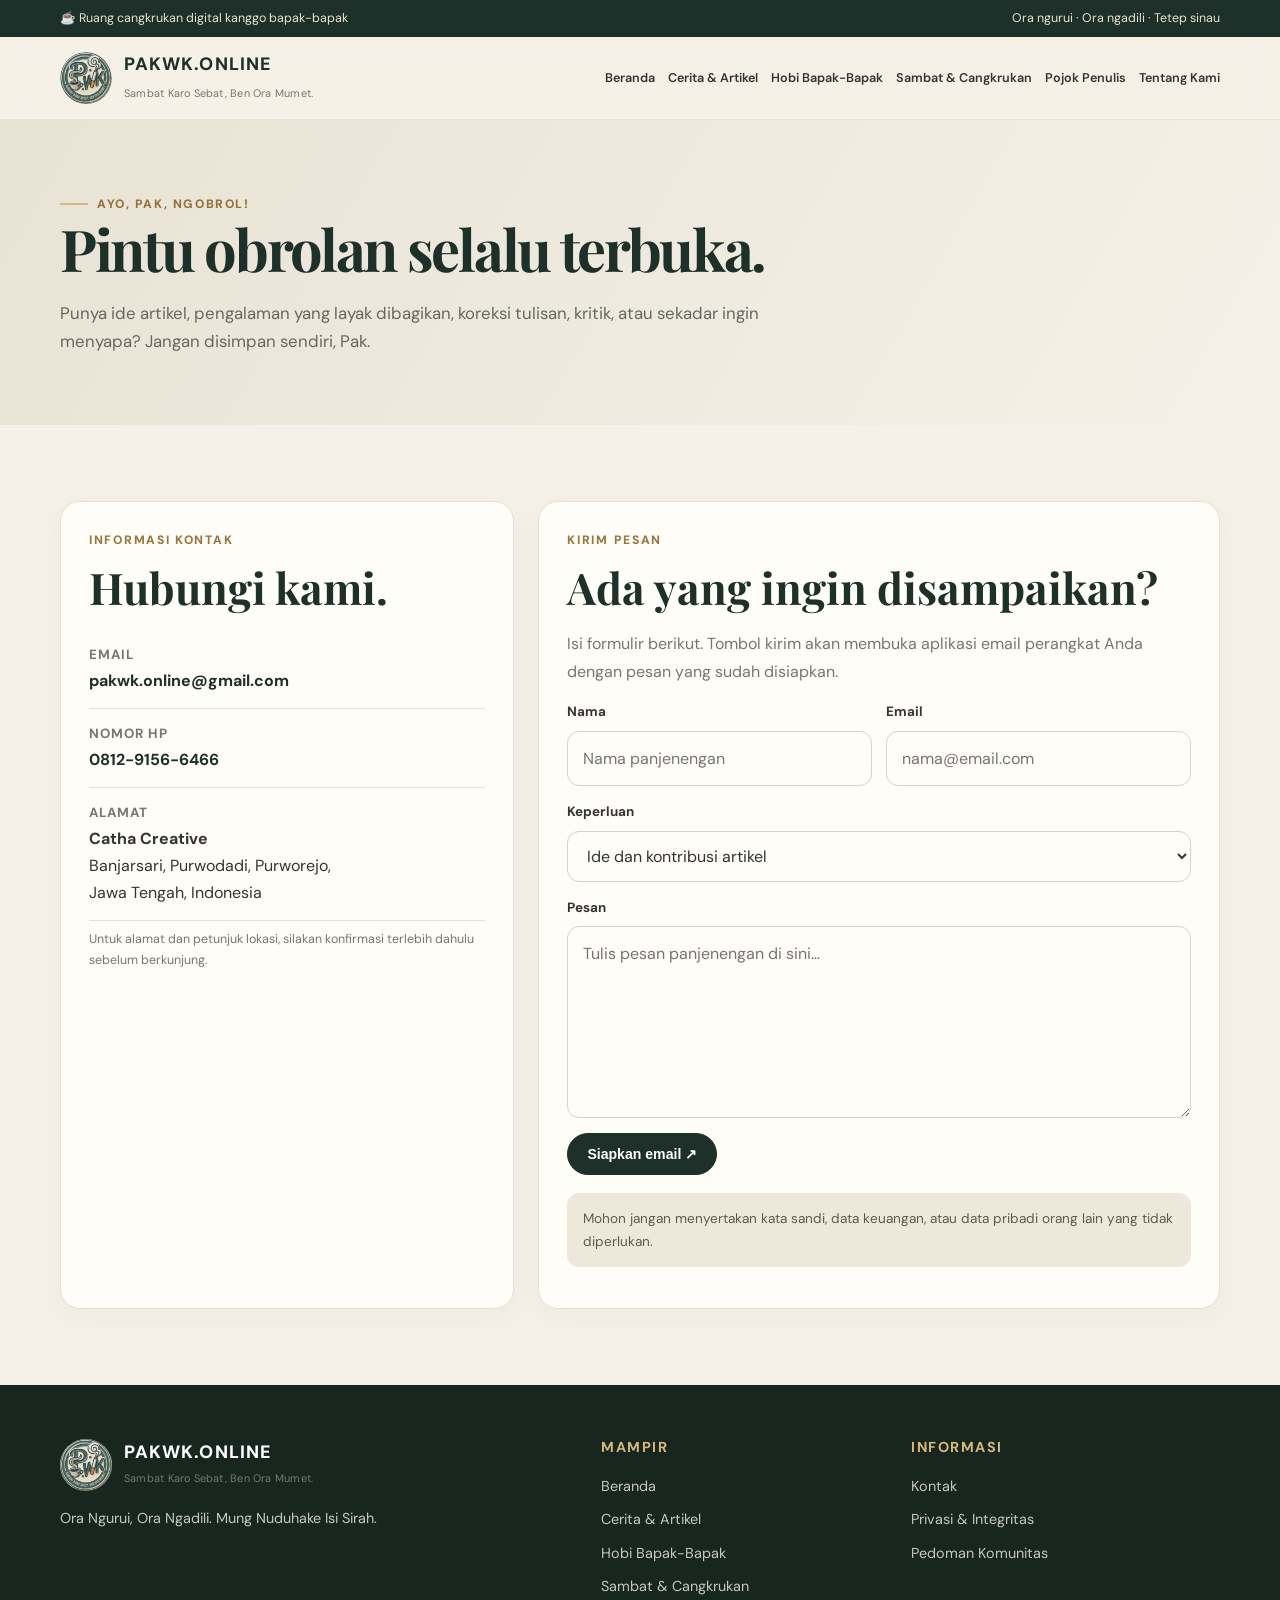
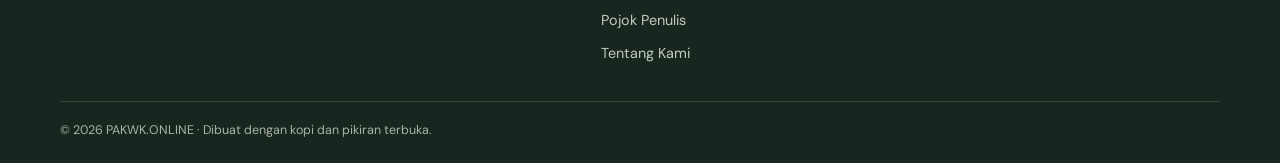
<file: contact.html>
<!doctype html><html lang="id"><head><meta charset="utf-8"><meta name="viewport" content="width=device-width,initial-scale=1"><meta name="description" content="Ruang cerita, pengetahuan, hobi, dan cangkrukan bapak-bapak."><meta name="theme-color" content="#1D3029"><title>Kontak | PAKWK.ONLINE</title><link rel="icon" href="assets/Logo.png"><link rel="stylesheet" href="style.css"></head><body><div class="topline"><div class="container"><span>☕ Ruang cangkrukan digital kanggo bapak-bapak</span><span>Ora ngurui · Ora ngadili · Tetep sinau</span></div></div><header><div class="container nav"><a class="brand" href="index.html"><img src="assets/Logo.png" alt="Logo PAKWK" class="brand-logo"><span><span class="brand-name">PAKWK.ONLINE</span><br><span class="brand-tag">Sambat Karo Sebat, Ben Ora Mumet.</span></span></a><button class="menu-toggle" aria-label="Buka navigasi" aria-expanded="false">☰</button><nav class="navlinks"><a href="index.html">Beranda</a><a href="artikel.html">Cerita & Artikel</a><a href="hobi.html">Hobi Bapak-Bapak</a><a href="sambat.html">Sambat & Cangkrukan</a><a href="menulis.html">Pojok Penulis</a><a href="about.html">Tentang Kami</a></nav></div></header><main><section class="page-hero"><div class="container"><div class="eyebrow">Ayo, Pak, ngobrol!</div><h1>Pintu obrolan selalu terbuka.</h1><p>Punya ide artikel, pengalaman yang layak dibagikan, koreksi tulisan, kritik, atau sekadar ingin menyapa? Jangan disimpan sendiri, Pak.</p></div></section>
<section class="section"><div class="container contact-grid"><div class="contact-card"><div class="section-kicker">Informasi kontak</div><h2>Hubungi kami.</h2><div class="contact-line"><small>Email</small><a href="mailto:pakwk.online@gmail.com">pakwk.online@gmail.com</a></div><div class="contact-line"><small>Nomor HP</small><a href="tel:+6281291566466">0812-9156-6466</a></div><div class="contact-line"><small>Alamat</small><b>Catha Creative</b><br>Banjarsari, Purwodadi, Purworejo,<br>Jawa Tengah, Indonesia</div><p class="meta">Untuk alamat dan petunjuk lokasi, silakan konfirmasi terlebih dahulu sebelum berkunjung.</p></div>
<div class="contact-card"><div class="section-kicker">Kirim pesan</div><h2>Ada yang ingin disampaikan?</h2><p style="color:var(--muted)">Isi formulir berikut. Tombol kirim akan membuka aplikasi email perangkat Anda dengan pesan yang sudah disiapkan.</p><form id="contactForm"><div class="form-row"><div class="form-group"><label for="name">Nama</label><input class="form-control" id="name" name="name" required placeholder="Nama panjenengan"></div><div class="form-group"><label for="email">Email</label><input class="form-control" id="email" name="email" type="email" required placeholder="nama@email.com"></div></div><div class="form-group"><label for="subject">Keperluan</label><select class="form-control" id="subject" name="subject"><option>Ide dan kontribusi artikel</option><option>Koreksi informasi</option><option>Kerja sama</option><option>Kritik dan saran</option><option>Lainnya</option></select></div><div class="form-group"><label for="message">Pesan</label><textarea class="form-control" id="message" name="message" rows="6" required placeholder="Tulis pesan panjenengan di sini..."></textarea></div><button class="btn" type="submit">Siapkan email ↗</button></form><p class="notice" style="margin-top:18px">Mohon jangan menyertakan kata sandi, data keuangan, atau data pribadi orang lain yang tidak diperlukan.</p></div></div></section></main><footer class="footer"><div class="container"><div class="footer-grid"><div><a class="brand" href="index.html"><img src="assets/Logo.png" alt="Logo PAKWK" class="brand-logo"><span><span class="brand-name">PAKWK.ONLINE</span><br><span class="brand-tag">Sambat Karo Sebat, Ben Ora Mumet.</span></span></a><p>Ora Ngurui, Ora Ngadili. Mung Nuduhake Isi Sirah.</p></div><div><h3>Mampir</h3><div class="footer-links"><a href="index.html">Beranda</a><a href="artikel.html">Cerita & Artikel</a><a href="hobi.html">Hobi Bapak-Bapak</a><a href="sambat.html">Sambat & Cangkrukan</a><a href="menulis.html">Pojok Penulis</a><a href="about.html">Tentang Kami</a></div></div><div><h3>Informasi</h3><div class="footer-links"><a href="contact.html">Kontak</a><a href="privasi.html">Privasi & Integritas</a><a href="pedoman.html">Pedoman Komunitas</a></div></div></div><div class="copyright">© 2026 PAKWK.ONLINE · Dibuat dengan kopi dan pikiran terbuka.</div></div></footer><script src="script.js"></script></body></html>
</file>
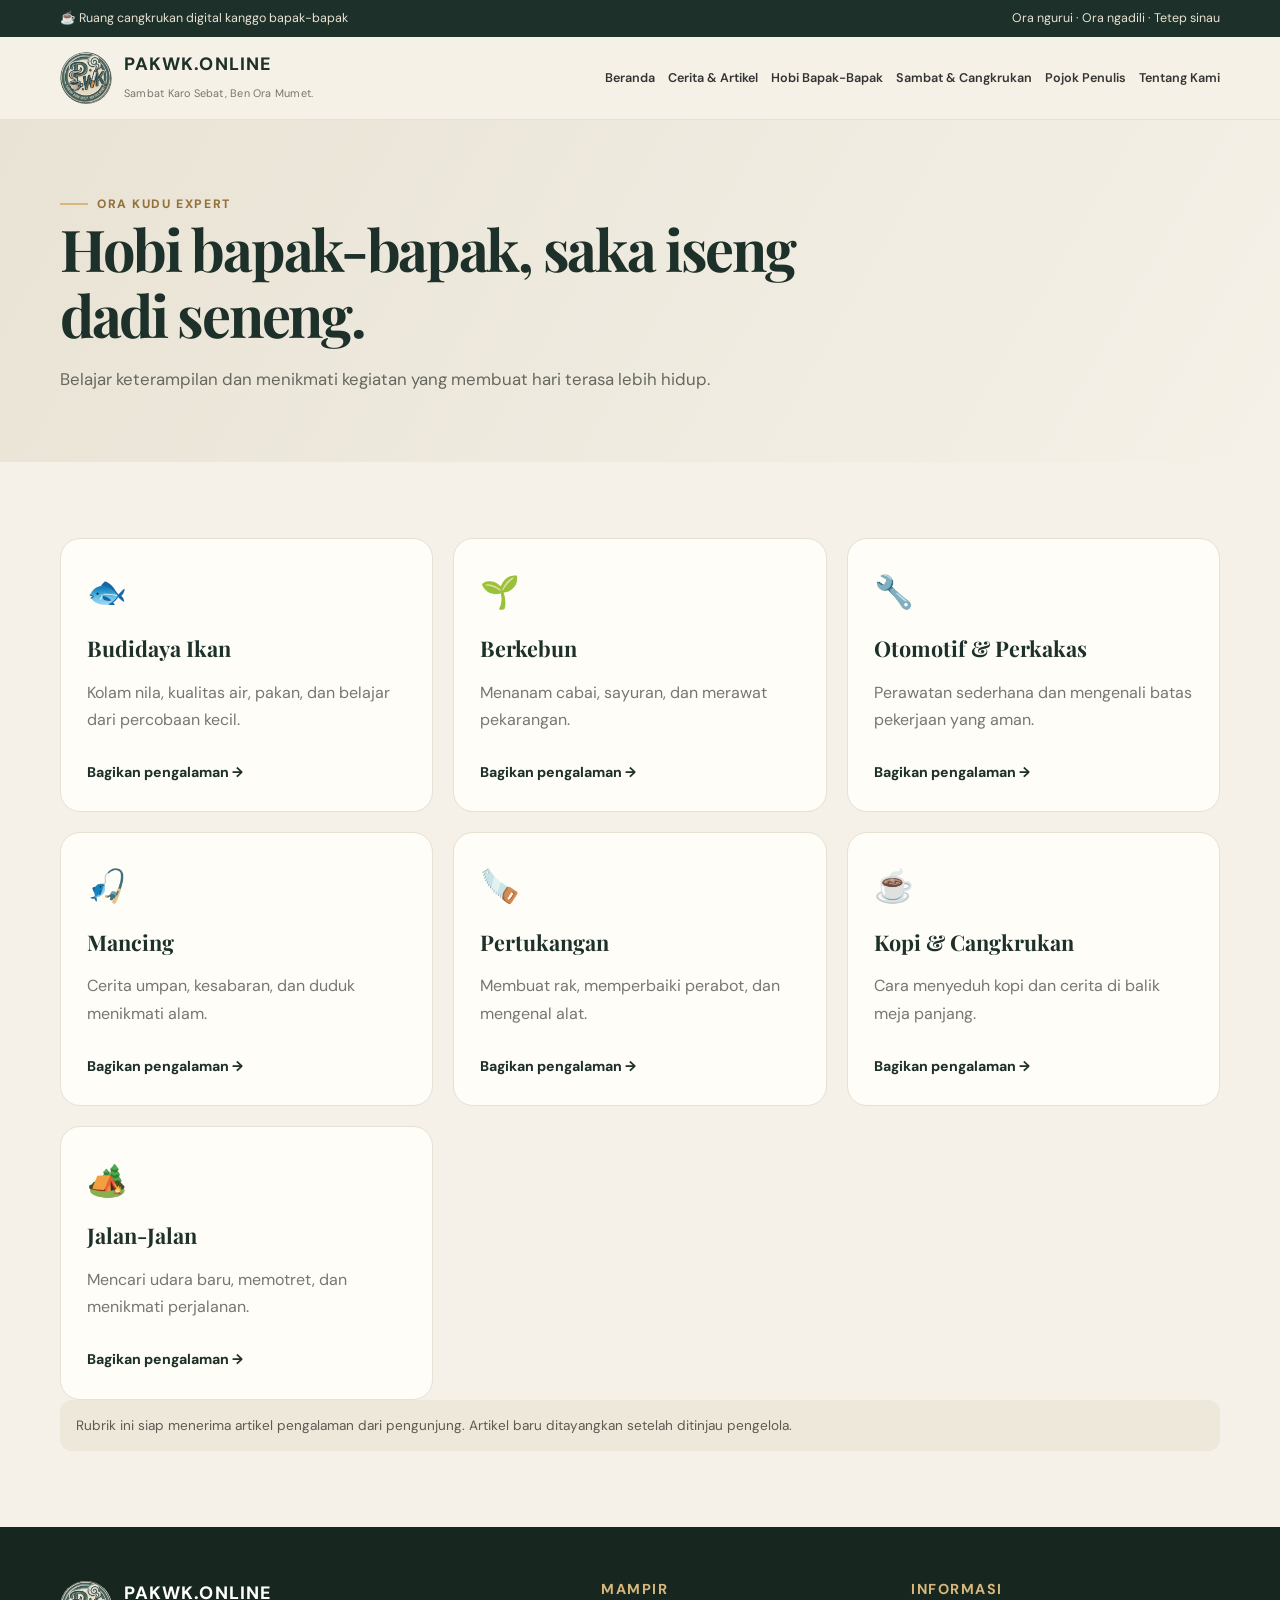
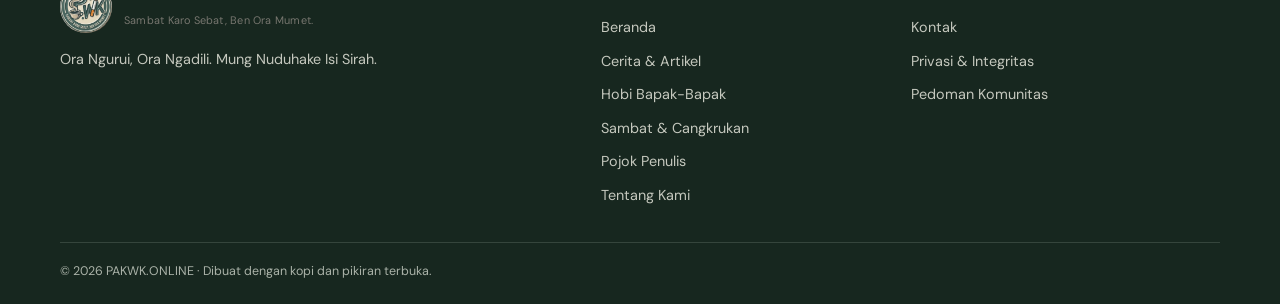
<file: hobi.html>
<!doctype html><html lang="id"><head><meta charset="utf-8"><meta name="viewport" content="width=device-width,initial-scale=1"><meta name="description" content="Ruang cerita, pengetahuan, hobi, dan cangkrukan bapak-bapak."><meta name="theme-color" content="#1D3029"><title>Hobi Bapak-Bapak | PAKWK.ONLINE</title><link rel="icon" href="assets/Logo.png"><link rel="stylesheet" href="style.css"></head><body><div class="topline"><div class="container"><span>☕ Ruang cangkrukan digital kanggo bapak-bapak</span><span>Ora ngurui · Ora ngadili · Tetep sinau</span></div></div><header><div class="container nav"><a class="brand" href="index.html"><img src="assets/Logo.png" alt="Logo PAKWK" class="brand-logo"><span><span class="brand-name">PAKWK.ONLINE</span><br><span class="brand-tag">Sambat Karo Sebat, Ben Ora Mumet.</span></span></a><button class="menu-toggle" aria-label="Buka navigasi" aria-expanded="false">☰</button><nav class="navlinks"><a href="index.html">Beranda</a><a href="artikel.html">Cerita & Artikel</a><a href="hobi.html">Hobi Bapak-Bapak</a><a href="sambat.html">Sambat & Cangkrukan</a><a href="menulis.html">Pojok Penulis</a><a href="about.html">Tentang Kami</a></nav></div></header><main><section class="page-hero"><div class="container"><div class="eyebrow">Ora kudu expert</div><h1>Hobi bapak-bapak, saka iseng dadi seneng.</h1><p>Belajar keterampilan dan menikmati kegiatan yang membuat hari terasa lebih hidup.</p></div></section><section class="section"><div class="container"><div class="hobby-grid"><article class="hobby-card"><div class="hobby-icon">🐟</div><h3>Budidaya Ikan</h3><p>Kolam nila, kualitas air, pakan, dan belajar dari percobaan kecil.</p><a class="read-more" href="menulis.html">Bagikan pengalaman →</a></article><article class="hobby-card"><div class="hobby-icon">🌱</div><h3>Berkebun</h3><p>Menanam cabai, sayuran, dan merawat pekarangan.</p><a class="read-more" href="menulis.html">Bagikan pengalaman →</a></article><article class="hobby-card"><div class="hobby-icon">🔧</div><h3>Otomotif & Perkakas</h3><p>Perawatan sederhana dan mengenali batas pekerjaan yang aman.</p><a class="read-more" href="menulis.html">Bagikan pengalaman →</a></article><article class="hobby-card"><div class="hobby-icon">🎣</div><h3>Mancing</h3><p>Cerita umpan, kesabaran, dan duduk menikmati alam.</p><a class="read-more" href="menulis.html">Bagikan pengalaman →</a></article><article class="hobby-card"><div class="hobby-icon">🪚</div><h3>Pertukangan</h3><p>Membuat rak, memperbaiki perabot, dan mengenal alat.</p><a class="read-more" href="menulis.html">Bagikan pengalaman →</a></article><article class="hobby-card"><div class="hobby-icon">☕</div><h3>Kopi & Cangkrukan</h3><p>Cara menyeduh kopi dan cerita di balik meja panjang.</p><a class="read-more" href="menulis.html">Bagikan pengalaman →</a></article><article class="hobby-card"><div class="hobby-icon">🏕️</div><h3>Jalan-Jalan</h3><p>Mencari udara baru, memotret, dan menikmati perjalanan.</p><a class="read-more" href="menulis.html">Bagikan pengalaman →</a></article></div><div class="notice">Rubrik ini siap menerima artikel pengalaman dari pengunjung. Artikel baru ditayangkan setelah ditinjau pengelola.</div></div></section></main><footer class="footer"><div class="container"><div class="footer-grid"><div><a class="brand" href="index.html"><img src="assets/Logo.png" alt="Logo PAKWK" class="brand-logo"><span><span class="brand-name">PAKWK.ONLINE</span><br><span class="brand-tag">Sambat Karo Sebat, Ben Ora Mumet.</span></span></a><p>Ora Ngurui, Ora Ngadili. Mung Nuduhake Isi Sirah.</p></div><div><h3>Mampir</h3><div class="footer-links"><a href="index.html">Beranda</a><a href="artikel.html">Cerita & Artikel</a><a href="hobi.html">Hobi Bapak-Bapak</a><a href="sambat.html">Sambat & Cangkrukan</a><a href="menulis.html">Pojok Penulis</a><a href="about.html">Tentang Kami</a></div></div><div><h3>Informasi</h3><div class="footer-links"><a href="contact.html">Kontak</a><a href="privasi.html">Privasi & Integritas</a><a href="pedoman.html">Pedoman Komunitas</a></div></div></div><div class="copyright">© 2026 PAKWK.ONLINE · Dibuat dengan kopi dan pikiran terbuka.</div></div></footer><script src="script.js"></script></body></html>
</file>
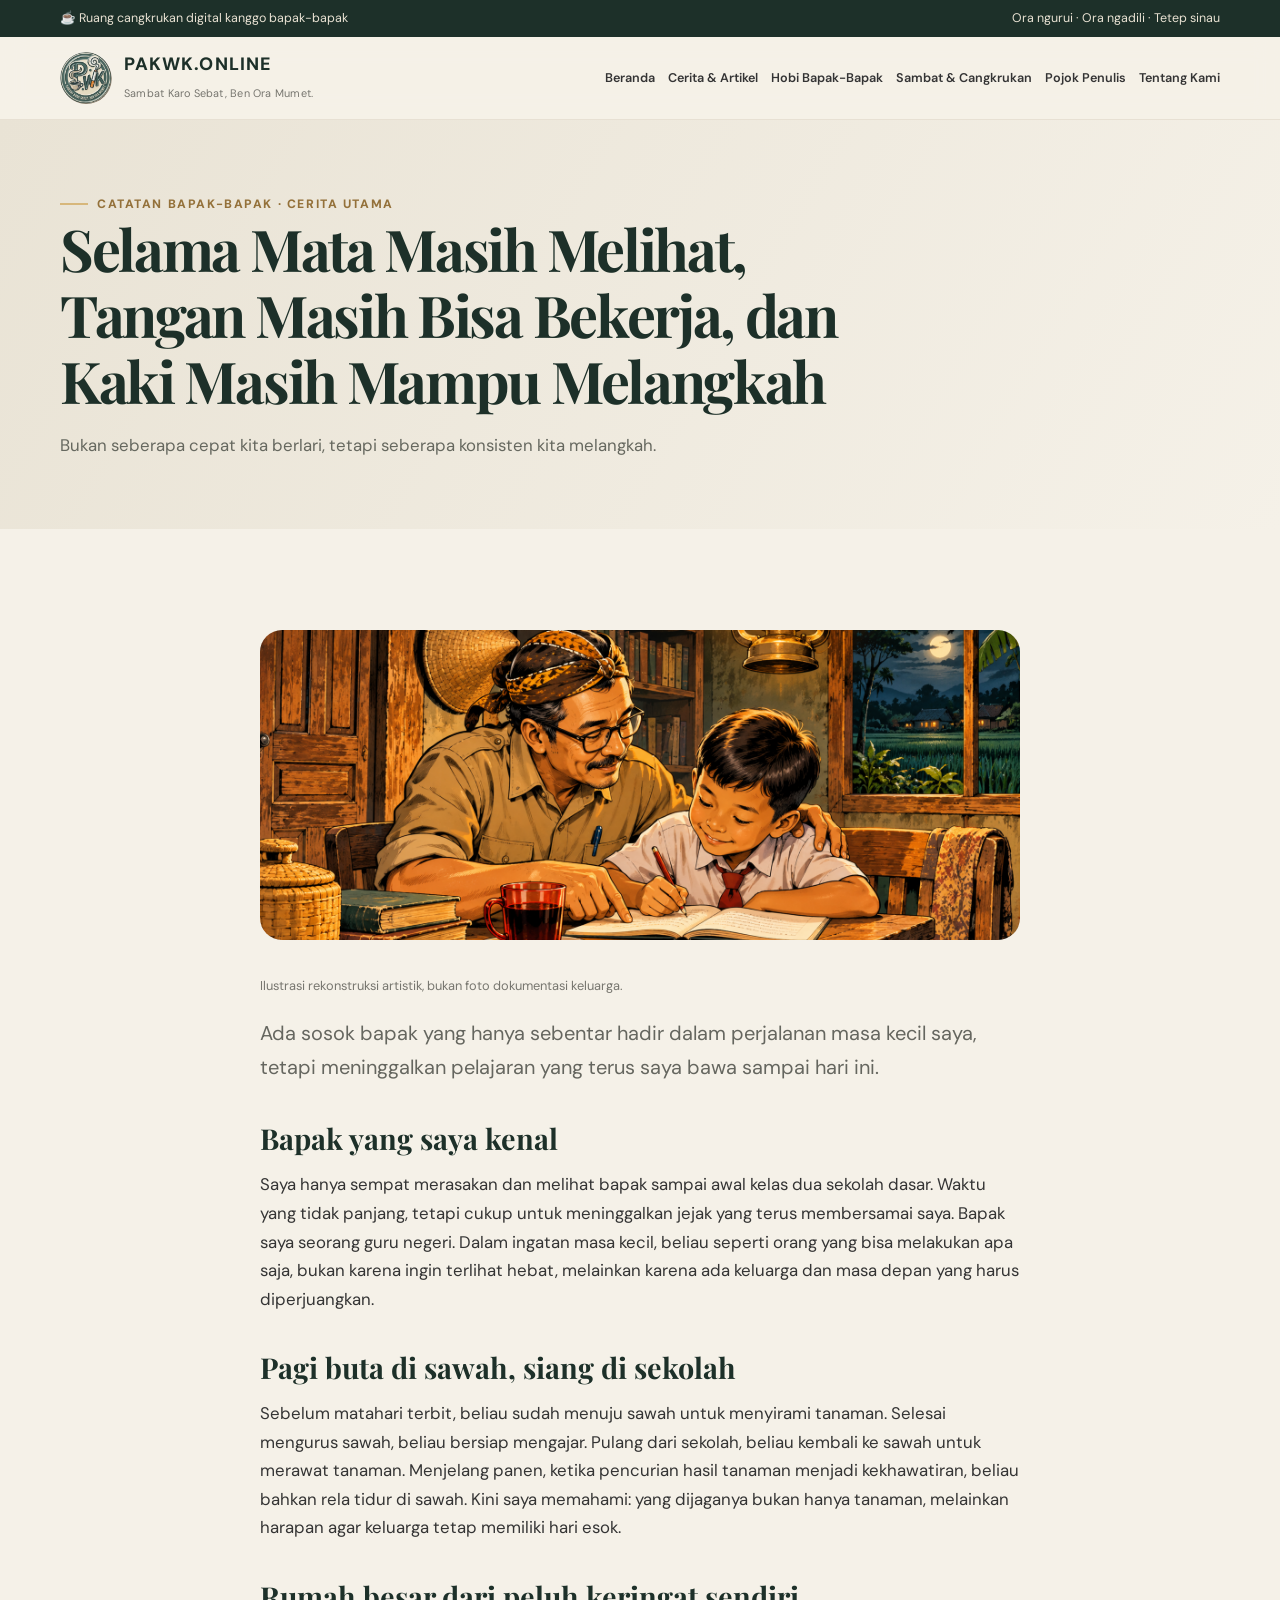
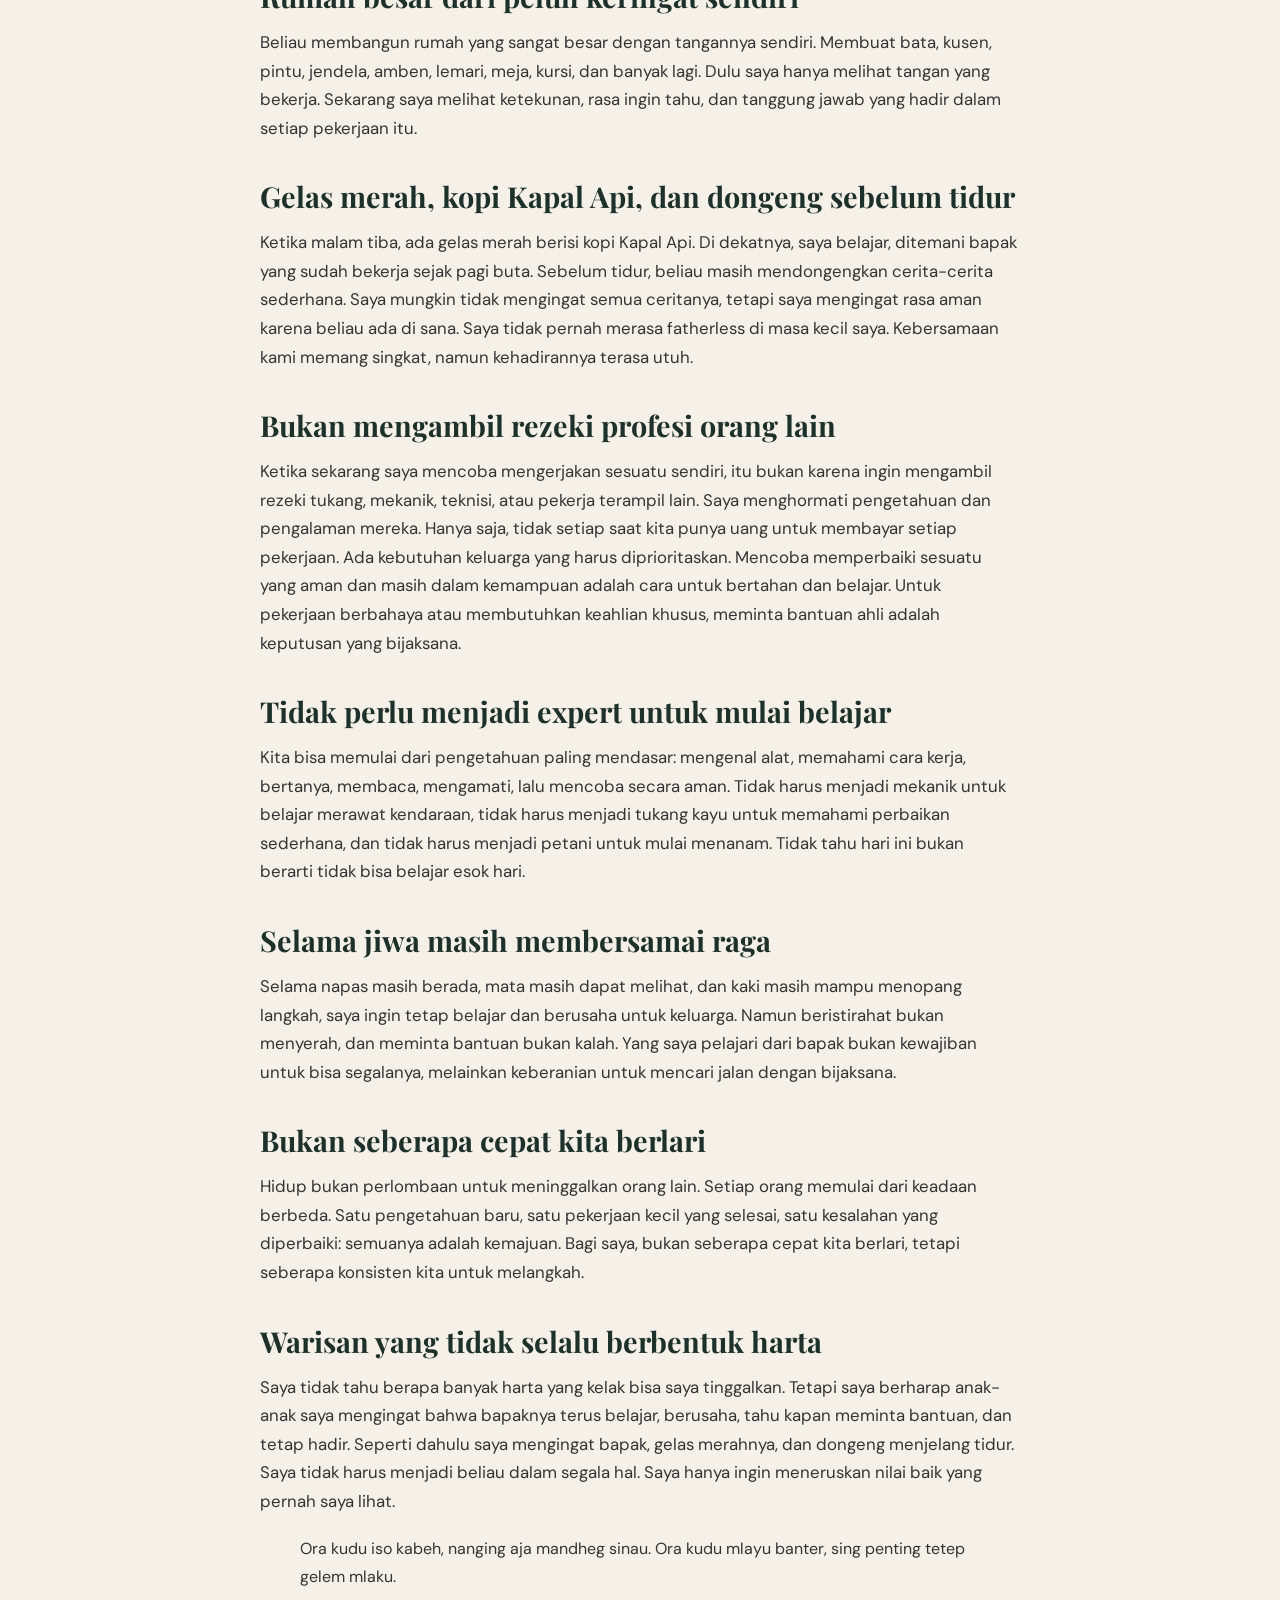
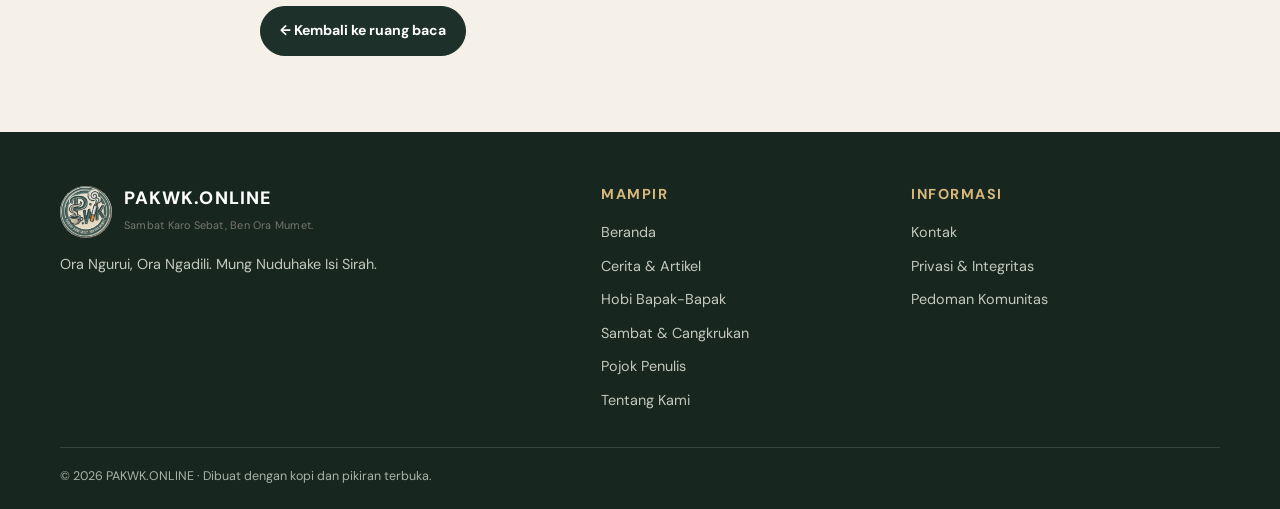
<file: jejak-bapak.html>
<!doctype html><html lang="id"><head><meta charset="utf-8"><meta name="viewport" content="width=device-width,initial-scale=1"><meta name="description" content="Ruang cerita, pengetahuan, hobi, dan cangkrukan bapak-bapak."><meta name="theme-color" content="#1D3029"><title>Jejak Bapak, Langkah yang Saya Teruskan | PAKWK.ONLINE</title><link rel="icon" href="assets/Logo.png"><link rel="stylesheet" href="style.css"></head><body><div class="topline"><div class="container"><span>☕ Ruang cangkrukan digital kanggo bapak-bapak</span><span>Ora ngurui · Ora ngadili · Tetep sinau</span></div></div><header><div class="container nav"><a class="brand" href="index.html"><img src="assets/Logo.png" alt="Logo PAKWK" class="brand-logo"><span><span class="brand-name">PAKWK.ONLINE</span><br><span class="brand-tag">Sambat Karo Sebat, Ben Ora Mumet.</span></span></a><button class="menu-toggle" aria-label="Buka navigasi" aria-expanded="false">☰</button><nav class="navlinks"><a href="index.html">Beranda</a><a href="artikel.html">Cerita & Artikel</a><a href="hobi.html">Hobi Bapak-Bapak</a><a href="sambat.html">Sambat & Cangkrukan</a><a href="menulis.html">Pojok Penulis</a><a href="about.html">Tentang Kami</a></nav></div></header><main><section class="page-hero"><div class="container"><div class="eyebrow">Catatan Bapak-Bapak · Cerita Utama</div><h1>Selama Mata Masih Melihat, Tangan Masih Bisa Bekerja, dan Kaki Masih Mampu Melangkah</h1><p>Bukan seberapa cepat kita berlari, tetapi seberapa konsisten kita melangkah.</p></div></section><section class="section"><div class="container article-body"><div class="article-cover"><img src="assets/kenangan-bapak.png" alt="Rekonstruksi ilustratif kenangan bapak menemani anak belajar"></div><p class="meta">Ilustrasi rekonstruksi artistik, bukan foto dokumentasi keluarga.</p><p class="lead">Ada sosok bapak yang hanya sebentar hadir dalam perjalanan masa kecil saya, tetapi meninggalkan pelajaran yang terus saya bawa sampai hari ini.</p><h2 id="awal">Bapak yang saya kenal</h2><p>Saya hanya sempat merasakan dan melihat bapak sampai awal kelas dua sekolah dasar. Waktu yang tidak panjang, tetapi cukup untuk meninggalkan jejak yang terus membersamai saya. Bapak saya seorang guru negeri. Dalam ingatan masa kecil, beliau seperti orang yang bisa melakukan apa saja, bukan karena ingin terlihat hebat, melainkan karena ada keluarga dan masa depan yang harus diperjuangkan.</p><h2 id="sawah">Pagi buta di sawah, siang di sekolah</h2><p>Sebelum matahari terbit, beliau sudah menuju sawah untuk menyirami tanaman. Selesai mengurus sawah, beliau bersiap mengajar. Pulang dari sekolah, beliau kembali ke sawah untuk merawat tanaman. Menjelang panen, ketika pencurian hasil tanaman menjadi kekhawatiran, beliau bahkan rela tidur di sawah. Kini saya memahami: yang dijaganya bukan hanya tanaman, melainkan harapan agar keluarga tetap memiliki hari esok.</p><h2 id="rumah">Rumah besar dari peluh keringat sendiri</h2><p>Beliau membangun rumah yang sangat besar dengan tangannya sendiri. Membuat bata, kusen, pintu, jendela, amben, lemari, meja, kursi, dan banyak lagi. Dulu saya hanya melihat tangan yang bekerja. Sekarang saya melihat ketekunan, rasa ingin tahu, dan tanggung jawab yang hadir dalam setiap pekerjaan itu.</p><h2 id="gelas-merah">Gelas merah, kopi Kapal Api, dan dongeng sebelum tidur</h2><p>Ketika malam tiba, ada gelas merah berisi kopi Kapal Api. Di dekatnya, saya belajar, ditemani bapak yang sudah bekerja sejak pagi buta. Sebelum tidur, beliau masih mendongengkan cerita-cerita sederhana. Saya mungkin tidak mengingat semua ceritanya, tetapi saya mengingat rasa aman karena beliau ada di sana. Saya tidak pernah merasa fatherless di masa kecil saya. Kebersamaan kami memang singkat, namun kehadirannya terasa utuh.</p><h2 id="profesi">Bukan mengambil rezeki profesi orang lain</h2><p>Ketika sekarang saya mencoba mengerjakan sesuatu sendiri, itu bukan karena ingin mengambil rezeki tukang, mekanik, teknisi, atau pekerja terampil lain. Saya menghormati pengetahuan dan pengalaman mereka. Hanya saja, tidak setiap saat kita punya uang untuk membayar setiap pekerjaan. Ada kebutuhan keluarga yang harus diprioritaskan. Mencoba memperbaiki sesuatu yang aman dan masih dalam kemampuan adalah cara untuk bertahan dan belajar. Untuk pekerjaan berbahaya atau membutuhkan keahlian khusus, meminta bantuan ahli adalah keputusan yang bijaksana.</p><h2 id="belajar">Tidak perlu menjadi expert untuk mulai belajar</h2><p>Kita bisa memulai dari pengetahuan paling mendasar: mengenal alat, memahami cara kerja, bertanya, membaca, mengamati, lalu mencoba secara aman. Tidak harus menjadi mekanik untuk belajar merawat kendaraan, tidak harus menjadi tukang kayu untuk memahami perbaikan sederhana, dan tidak harus menjadi petani untuk mulai menanam. Tidak tahu hari ini bukan berarti tidak bisa belajar esok hari.</p><h2 id="jiwa">Selama jiwa masih membersamai raga</h2><p>Selama napas masih berada, mata masih dapat melihat, dan kaki masih mampu menopang langkah, saya ingin tetap belajar dan berusaha untuk keluarga. Namun beristirahat bukan menyerah, dan meminta bantuan bukan kalah. Yang saya pelajari dari bapak bukan kewajiban untuk bisa segalanya, melainkan keberanian untuk mencari jalan dengan bijaksana.</p><h2 id="langkah">Bukan seberapa cepat kita berlari</h2><p>Hidup bukan perlombaan untuk meninggalkan orang lain. Setiap orang memulai dari keadaan berbeda. Satu pengetahuan baru, satu pekerjaan kecil yang selesai, satu kesalahan yang diperbaiki: semuanya adalah kemajuan. Bagi saya, bukan seberapa cepat kita berlari, tetapi seberapa konsisten kita untuk melangkah.</p><h2 id="warisan">Warisan yang tidak selalu berbentuk harta</h2><p>Saya tidak tahu berapa banyak harta yang kelak bisa saya tinggalkan. Tetapi saya berharap anak-anak saya mengingat bahwa bapaknya terus belajar, berusaha, tahu kapan meminta bantuan, dan tetap hadir. Seperti dahulu saya mengingat bapak, gelas merahnya, dan dongeng menjelang tidur. Saya tidak harus menjadi beliau dalam segala hal. Saya hanya ingin meneruskan nilai baik yang pernah saya lihat.</p><blockquote>Ora kudu iso kabeh, nanging aja mandheg sinau. Ora kudu mlayu banter, sing penting tetep gelem mlaku.</blockquote><a class="btn" href="artikel.html">← Kembali ke ruang baca</a></div></section></main><footer class="footer"><div class="container"><div class="footer-grid"><div><a class="brand" href="index.html"><img src="assets/Logo.png" alt="Logo PAKWK" class="brand-logo"><span><span class="brand-name">PAKWK.ONLINE</span><br><span class="brand-tag">Sambat Karo Sebat, Ben Ora Mumet.</span></span></a><p>Ora Ngurui, Ora Ngadili. Mung Nuduhake Isi Sirah.</p></div><div><h3>Mampir</h3><div class="footer-links"><a href="index.html">Beranda</a><a href="artikel.html">Cerita & Artikel</a><a href="hobi.html">Hobi Bapak-Bapak</a><a href="sambat.html">Sambat & Cangkrukan</a><a href="menulis.html">Pojok Penulis</a><a href="about.html">Tentang Kami</a></div></div><div><h3>Informasi</h3><div class="footer-links"><a href="contact.html">Kontak</a><a href="privasi.html">Privasi & Integritas</a><a href="pedoman.html">Pedoman Komunitas</a></div></div></div><div class="copyright">© 2026 PAKWK.ONLINE · Dibuat dengan kopi dan pikiran terbuka.</div></div></footer><script src="script.js"></script></body></html>
</file>
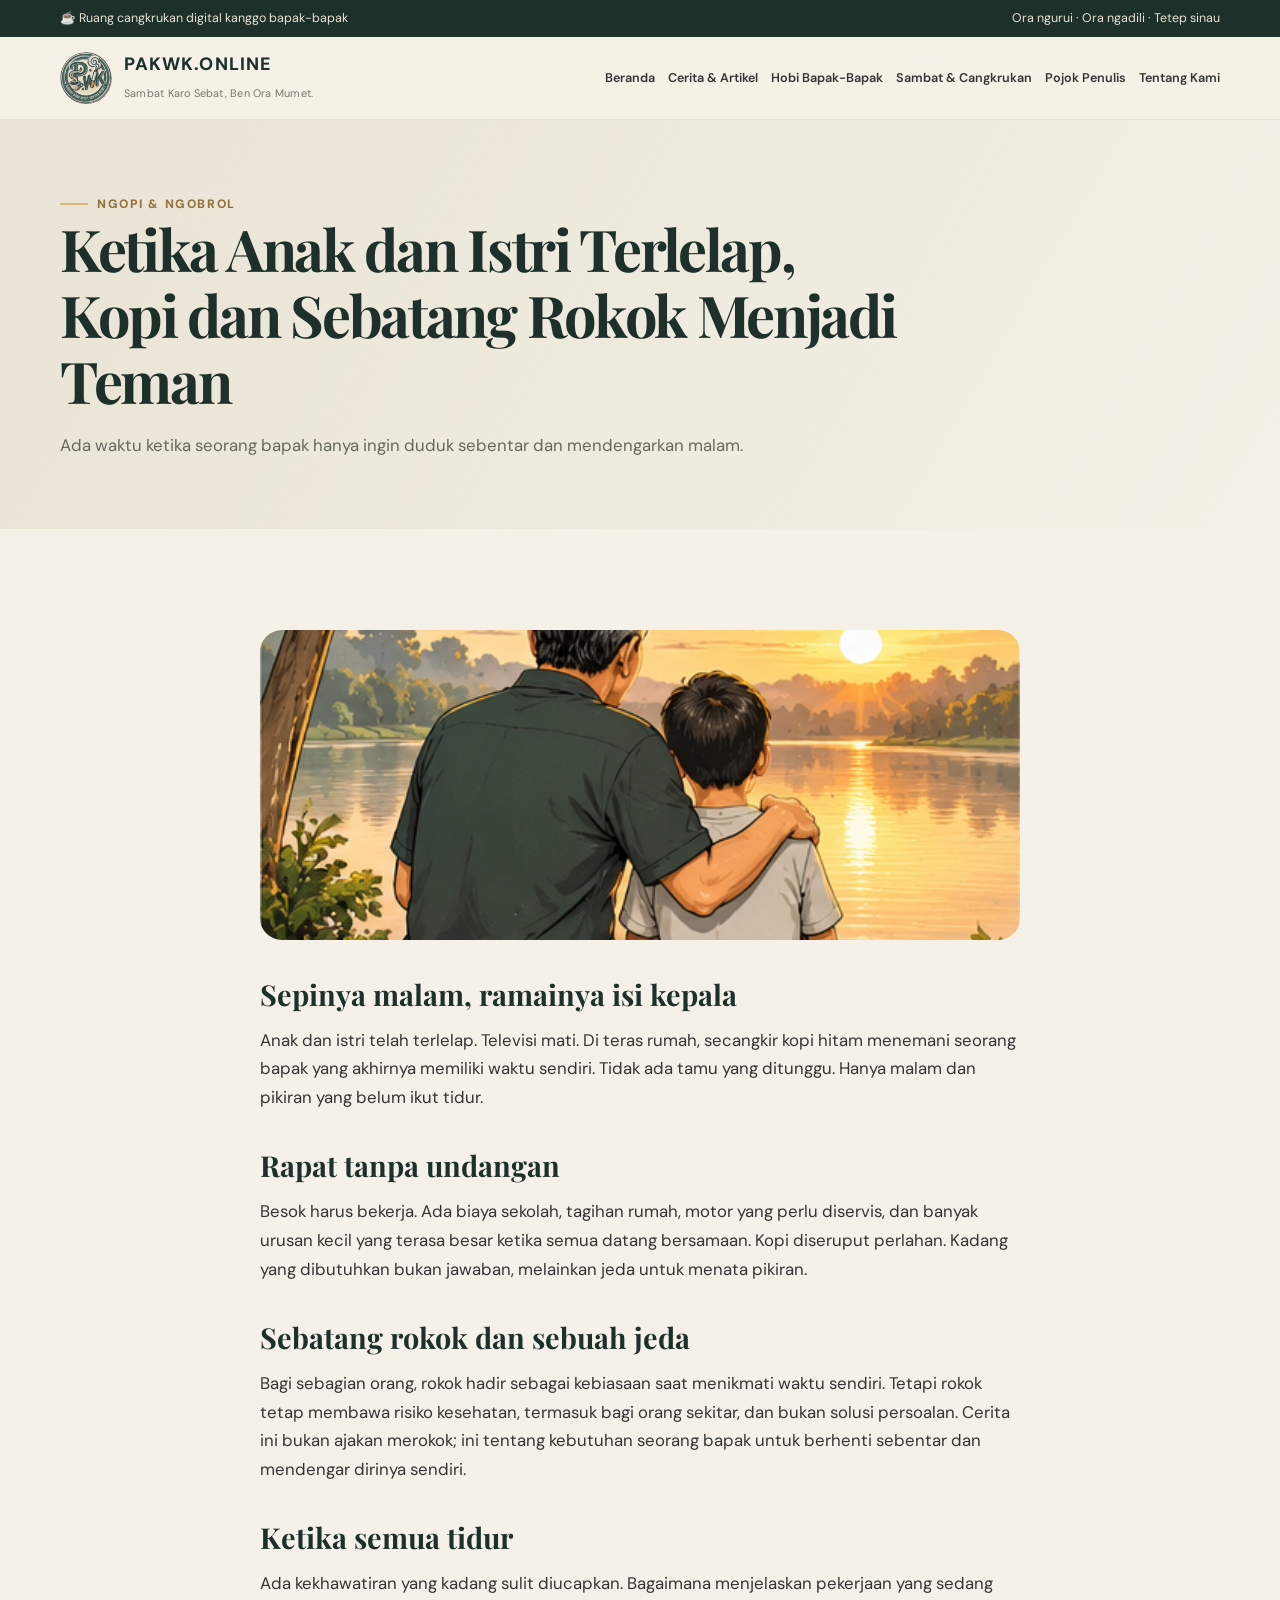
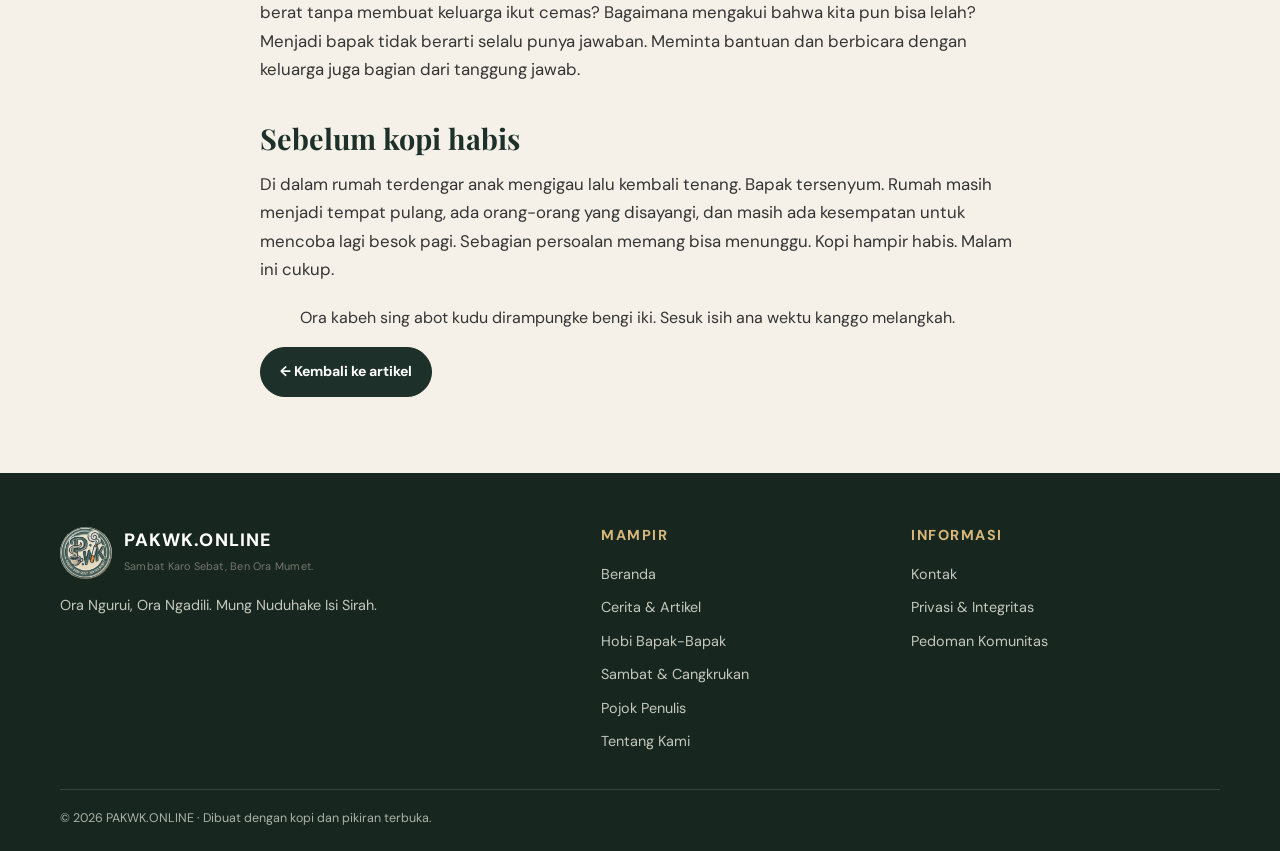
<file: malam-bapak.html>
<!doctype html><html lang="id"><head><meta charset="utf-8"><meta name="viewport" content="width=device-width,initial-scale=1"><meta name="description" content="Ruang cerita, pengetahuan, hobi, dan cangkrukan bapak-bapak."><meta name="theme-color" content="#1D3029"><title>Ketika Anak dan Istri Terlelap | PAKWK.ONLINE</title><link rel="icon" href="assets/Logo.png"><link rel="stylesheet" href="style.css"></head><body><div class="topline"><div class="container"><span>☕ Ruang cangkrukan digital kanggo bapak-bapak</span><span>Ora ngurui · Ora ngadili · Tetep sinau</span></div></div><header><div class="container nav"><a class="brand" href="index.html"><img src="assets/Logo.png" alt="Logo PAKWK" class="brand-logo"><span><span class="brand-name">PAKWK.ONLINE</span><br><span class="brand-tag">Sambat Karo Sebat, Ben Ora Mumet.</span></span></a><button class="menu-toggle" aria-label="Buka navigasi" aria-expanded="false">☰</button><nav class="navlinks"><a href="index.html">Beranda</a><a href="artikel.html">Cerita & Artikel</a><a href="hobi.html">Hobi Bapak-Bapak</a><a href="sambat.html">Sambat & Cangkrukan</a><a href="menulis.html">Pojok Penulis</a><a href="about.html">Tentang Kami</a></nav></div></header><main><section class="page-hero"><div class="container"><div class="eyebrow">Ngopi & Ngobrol</div><h1>Ketika Anak dan Istri Terlelap, Kopi dan Sebatang Rokok Menjadi Teman</h1><p>Ada waktu ketika seorang bapak hanya ingin duduk sebentar dan mendengarkan malam.</p></div></section><section class="section"><div class="container article-body"><div class="article-cover"><img src="assets/06-catatan-kehidupan.png" alt="Ilustrasi catatan kehidupan"></div><h2>Sepinya malam, ramainya isi kepala</h2><p>Anak dan istri telah terlelap. Televisi mati. Di teras rumah, secangkir kopi hitam menemani seorang bapak yang akhirnya memiliki waktu sendiri. Tidak ada tamu yang ditunggu. Hanya malam dan pikiran yang belum ikut tidur.</p><h2>Rapat tanpa undangan</h2><p>Besok harus bekerja. Ada biaya sekolah, tagihan rumah, motor yang perlu diservis, dan banyak urusan kecil yang terasa besar ketika semua datang bersamaan. Kopi diseruput perlahan. Kadang yang dibutuhkan bukan jawaban, melainkan jeda untuk menata pikiran.</p><h2>Sebatang rokok dan sebuah jeda</h2><p>Bagi sebagian orang, rokok hadir sebagai kebiasaan saat menikmati waktu sendiri. Tetapi rokok tetap membawa risiko kesehatan, termasuk bagi orang sekitar, dan bukan solusi persoalan. Cerita ini bukan ajakan merokok; ini tentang kebutuhan seorang bapak untuk berhenti sebentar dan mendengar dirinya sendiri.</p><h2>Ketika semua tidur</h2><p>Ada kekhawatiran yang kadang sulit diucapkan. Bagaimana menjelaskan pekerjaan yang sedang berat tanpa membuat keluarga ikut cemas? Bagaimana mengakui bahwa kita pun bisa lelah? Menjadi bapak tidak berarti selalu punya jawaban. Meminta bantuan dan berbicara dengan keluarga juga bagian dari tanggung jawab.</p><h2>Sebelum kopi habis</h2><p>Di dalam rumah terdengar anak mengigau lalu kembali tenang. Bapak tersenyum. Rumah masih menjadi tempat pulang, ada orang-orang yang disayangi, dan masih ada kesempatan untuk mencoba lagi besok pagi. Sebagian persoalan memang bisa menunggu. Kopi hampir habis. Malam ini cukup.</p><blockquote>Ora kabeh sing abot kudu dirampungke bengi iki. Sesuk isih ana wektu kanggo melangkah.</blockquote><a class="btn" href="artikel.html">← Kembali ke artikel</a></div></section></main><footer class="footer"><div class="container"><div class="footer-grid"><div><a class="brand" href="index.html"><img src="assets/Logo.png" alt="Logo PAKWK" class="brand-logo"><span><span class="brand-name">PAKWK.ONLINE</span><br><span class="brand-tag">Sambat Karo Sebat, Ben Ora Mumet.</span></span></a><p>Ora Ngurui, Ora Ngadili. Mung Nuduhake Isi Sirah.</p></div><div><h3>Mampir</h3><div class="footer-links"><a href="index.html">Beranda</a><a href="artikel.html">Cerita & Artikel</a><a href="hobi.html">Hobi Bapak-Bapak</a><a href="sambat.html">Sambat & Cangkrukan</a><a href="menulis.html">Pojok Penulis</a><a href="about.html">Tentang Kami</a></div></div><div><h3>Informasi</h3><div class="footer-links"><a href="contact.html">Kontak</a><a href="privasi.html">Privasi & Integritas</a><a href="pedoman.html">Pedoman Komunitas</a></div></div></div><div class="copyright">© 2026 PAKWK.ONLINE · Dibuat dengan kopi dan pikiran terbuka.</div></div></footer><script src="script.js"></script></body></html>
</file>
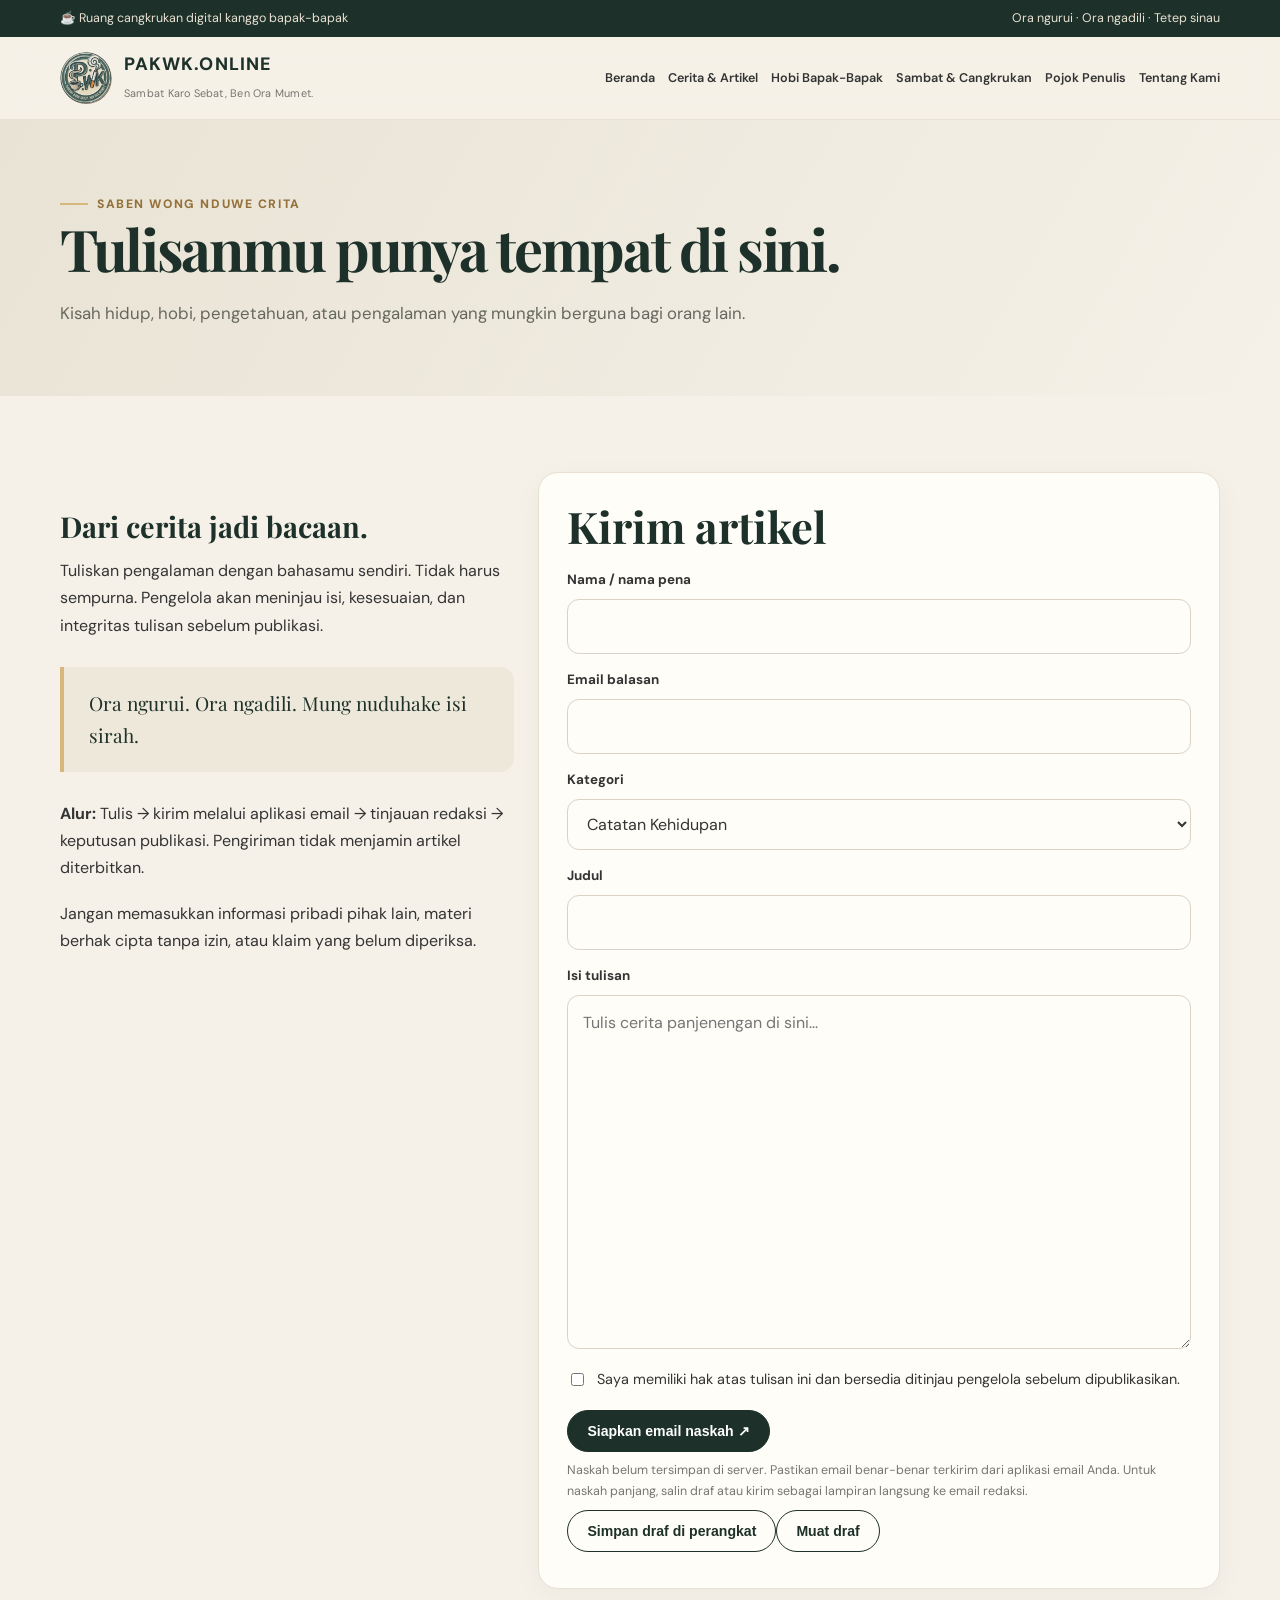
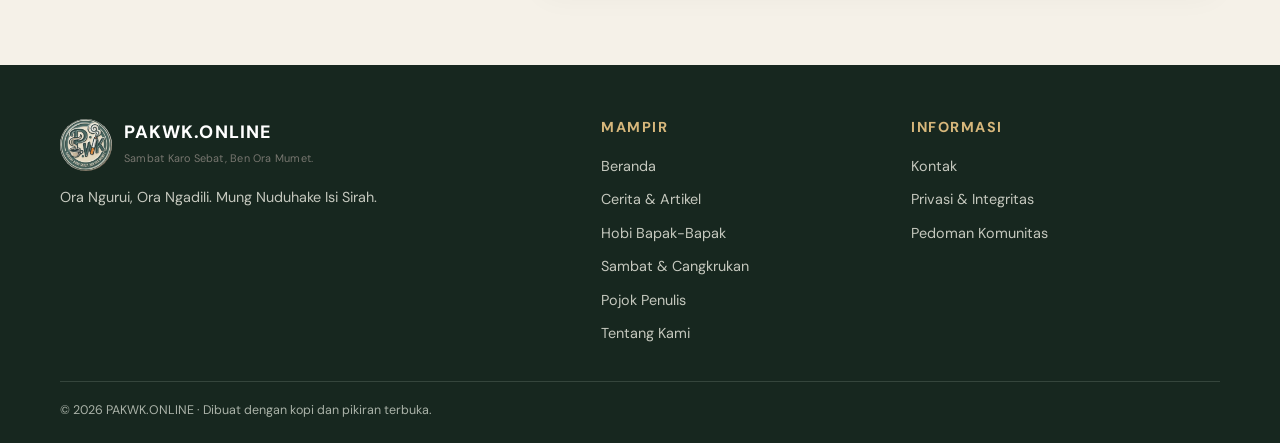
<file: menulis.html>
<!doctype html><html lang="id"><head><meta charset="utf-8"><meta name="viewport" content="width=device-width,initial-scale=1"><meta name="description" content="Ruang cerita, pengetahuan, hobi, dan cangkrukan bapak-bapak."><meta name="theme-color" content="#1D3029"><title>Pojok Penulis | PAKWK.ONLINE</title><link rel="icon" href="assets/Logo.png"><link rel="stylesheet" href="style.css"></head><body><div class="topline"><div class="container"><span>☕ Ruang cangkrukan digital kanggo bapak-bapak</span><span>Ora ngurui · Ora ngadili · Tetep sinau</span></div></div><header><div class="container nav"><a class="brand" href="index.html"><img src="assets/Logo.png" alt="Logo PAKWK" class="brand-logo"><span><span class="brand-name">PAKWK.ONLINE</span><br><span class="brand-tag">Sambat Karo Sebat, Ben Ora Mumet.</span></span></a><button class="menu-toggle" aria-label="Buka navigasi" aria-expanded="false">☰</button><nav class="navlinks"><a href="index.html">Beranda</a><a href="artikel.html">Cerita & Artikel</a><a href="hobi.html">Hobi Bapak-Bapak</a><a href="sambat.html">Sambat & Cangkrukan</a><a href="menulis.html">Pojok Penulis</a><a href="about.html">Tentang Kami</a></nav></div></header><main><section class="page-hero"><div class="container"><div class="eyebrow">Saben wong nduwe crita</div><h1>Tulisanmu punya tempat di sini.</h1><p>Kisah hidup, hobi, pengetahuan, atau pengalaman yang mungkin berguna bagi orang lain.</p></div></section><section class="section"><div class="container contact-grid"><div class="prose"><h2>Dari cerita jadi bacaan.</h2><p>Tuliskan pengalaman dengan bahasamu sendiri. Tidak harus sempurna. Pengelola akan meninjau isi, kesesuaian, dan integritas tulisan sebelum publikasi.</p><blockquote>Ora ngurui. Ora ngadili. Mung nuduhake isi sirah.</blockquote><p><b>Alur:</b> Tulis → kirim melalui aplikasi email → tinjauan redaksi → keputusan publikasi. Pengiriman tidak menjamin artikel diterbitkan.</p><p>Jangan memasukkan informasi pribadi pihak lain, materi berhak cipta tanpa izin, atau klaim yang belum diperiksa.</p></div><div class="contact-card"><h2>Kirim artikel</h2><form id="articleSubmitForm"><div class="form-group"><label for="author">Nama / nama pena</label><input class="form-control" id="author" name="nama" required maxlength="80"></div><div class="form-group"><label for="authorEmail">Email balasan</label><input class="form-control" id="authorEmail" name="email" type="email" required></div><div class="form-group"><label for="articleCategory">Kategori</label><select class="form-control" id="articleCategory" name="kategori"><option>Catatan Kehidupan</option><option>Sharing Knowledge</option><option>Hobi Bapak-Bapak</option><option>Duit & Kerja</option><option>Sudut Pandang</option><option>Humor & Satire</option></select></div><div class="form-group"><label for="articleTitle">Judul</label><input class="form-control" id="articleTitle" name="judul" required minlength="8" maxlength="160"></div><div class="form-group"><label for="articleText">Isi tulisan</label><textarea class="form-control" id="articleText" name="isi" rows="12" required minlength="100" placeholder="Tulis cerita panjenengan di sini..."></textarea></div><label class="check-line"><input type="checkbox" required> Saya memiliki hak atas tulisan ini dan bersedia ditinjau pengelola sebelum dipublikasikan.</label><button class="btn" type="submit">Siapkan email naskah ↗</button><p class="meta">Naskah belum tersimpan di server. Pastikan email benar-benar terkirim dari aplikasi email Anda. Untuk naskah panjang, salin draf atau kirim sebagai lampiran langsung ke email redaksi.</p><button class="btn outline" type="button" id="saveDraft">Simpan draf di perangkat</button><button class="btn outline" type="button" id="loadDraft">Muat draf</button><p id="draftStatus" class="meta" role="status"></p></form></div></div></section></main><footer class="footer"><div class="container"><div class="footer-grid"><div><a class="brand" href="index.html"><img src="assets/Logo.png" alt="Logo PAKWK" class="brand-logo"><span><span class="brand-name">PAKWK.ONLINE</span><br><span class="brand-tag">Sambat Karo Sebat, Ben Ora Mumet.</span></span></a><p>Ora Ngurui, Ora Ngadili. Mung Nuduhake Isi Sirah.</p></div><div><h3>Mampir</h3><div class="footer-links"><a href="index.html">Beranda</a><a href="artikel.html">Cerita & Artikel</a><a href="hobi.html">Hobi Bapak-Bapak</a><a href="sambat.html">Sambat & Cangkrukan</a><a href="menulis.html">Pojok Penulis</a><a href="about.html">Tentang Kami</a></div></div><div><h3>Informasi</h3><div class="footer-links"><a href="contact.html">Kontak</a><a href="privasi.html">Privasi & Integritas</a><a href="pedoman.html">Pedoman Komunitas</a></div></div></div><div class="copyright">© 2026 PAKWK.ONLINE · Dibuat dengan kopi dan pikiran terbuka.</div></div></footer><script src="script.js"></script></body></html>
</file>
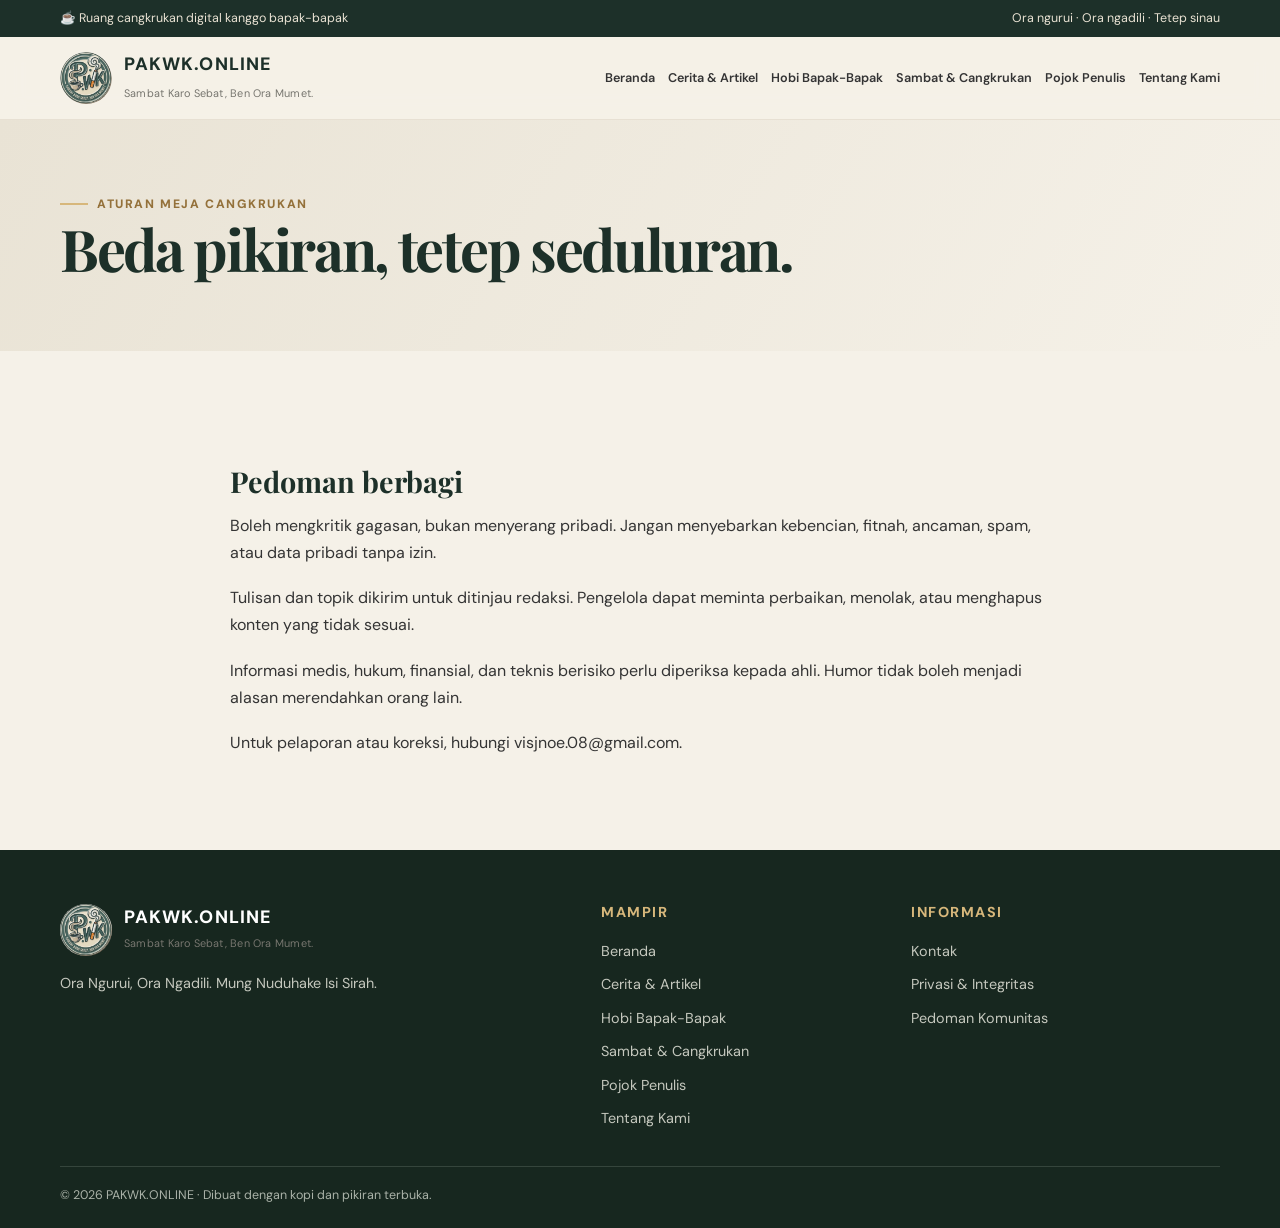
<file: pedoman.html>
<!doctype html><html lang="id"><head><meta charset="utf-8"><meta name="viewport" content="width=device-width,initial-scale=1"><meta name="description" content="Ruang cerita, pengetahuan, hobi, dan cangkrukan bapak-bapak."><meta name="theme-color" content="#1D3029"><title>Pedoman Komunitas | PAKWK.ONLINE</title><link rel="icon" href="assets/Logo.png"><link rel="stylesheet" href="style.css"></head><body><div class="topline"><div class="container"><span>☕ Ruang cangkrukan digital kanggo bapak-bapak</span><span>Ora ngurui · Ora ngadili · Tetep sinau</span></div></div><header><div class="container nav"><a class="brand" href="index.html"><img src="assets/Logo.png" alt="Logo PAKWK" class="brand-logo"><span><span class="brand-name">PAKWK.ONLINE</span><br><span class="brand-tag">Sambat Karo Sebat, Ben Ora Mumet.</span></span></a><button class="menu-toggle" aria-label="Buka navigasi" aria-expanded="false">☰</button><nav class="navlinks"><a href="index.html">Beranda</a><a href="artikel.html">Cerita & Artikel</a><a href="hobi.html">Hobi Bapak-Bapak</a><a href="sambat.html">Sambat & Cangkrukan</a><a href="menulis.html">Pojok Penulis</a><a href="about.html">Tentang Kami</a></nav></div></header><main><section class="page-hero"><div class="container"><div class="eyebrow">Aturan meja cangkrukan</div><h1>Beda pikiran, tetep seduluran.</h1></div></section><section class="section"><div class="container prose"><h2>Pedoman berbagi</h2><p>Boleh mengkritik gagasan, bukan menyerang pribadi. Jangan menyebarkan kebencian, fitnah, ancaman, spam, atau data pribadi tanpa izin.</p><p>Tulisan dan topik dikirim untuk ditinjau redaksi. Pengelola dapat meminta perbaikan, menolak, atau menghapus konten yang tidak sesuai.</p><p>Informasi medis, hukum, finansial, dan teknis berisiko perlu diperiksa kepada ahli. Humor tidak boleh menjadi alasan merendahkan orang lain.</p><p>Untuk pelaporan atau koreksi, hubungi <a href="mailto:visjnoe.08@gmail.com">visjnoe.08@gmail.com</a>.</p></div></section></main><footer class="footer"><div class="container"><div class="footer-grid"><div><a class="brand" href="index.html"><img src="assets/Logo.png" alt="Logo PAKWK" class="brand-logo"><span><span class="brand-name">PAKWK.ONLINE</span><br><span class="brand-tag">Sambat Karo Sebat, Ben Ora Mumet.</span></span></a><p>Ora Ngurui, Ora Ngadili. Mung Nuduhake Isi Sirah.</p></div><div><h3>Mampir</h3><div class="footer-links"><a href="index.html">Beranda</a><a href="artikel.html">Cerita & Artikel</a><a href="hobi.html">Hobi Bapak-Bapak</a><a href="sambat.html">Sambat & Cangkrukan</a><a href="menulis.html">Pojok Penulis</a><a href="about.html">Tentang Kami</a></div></div><div><h3>Informasi</h3><div class="footer-links"><a href="contact.html">Kontak</a><a href="privasi.html">Privasi & Integritas</a><a href="pedoman.html">Pedoman Komunitas</a></div></div></div><div class="copyright">© 2026 PAKWK.ONLINE · Dibuat dengan kopi dan pikiran terbuka.</div></div></footer><script src="script.js"></script></body></html>
</file>
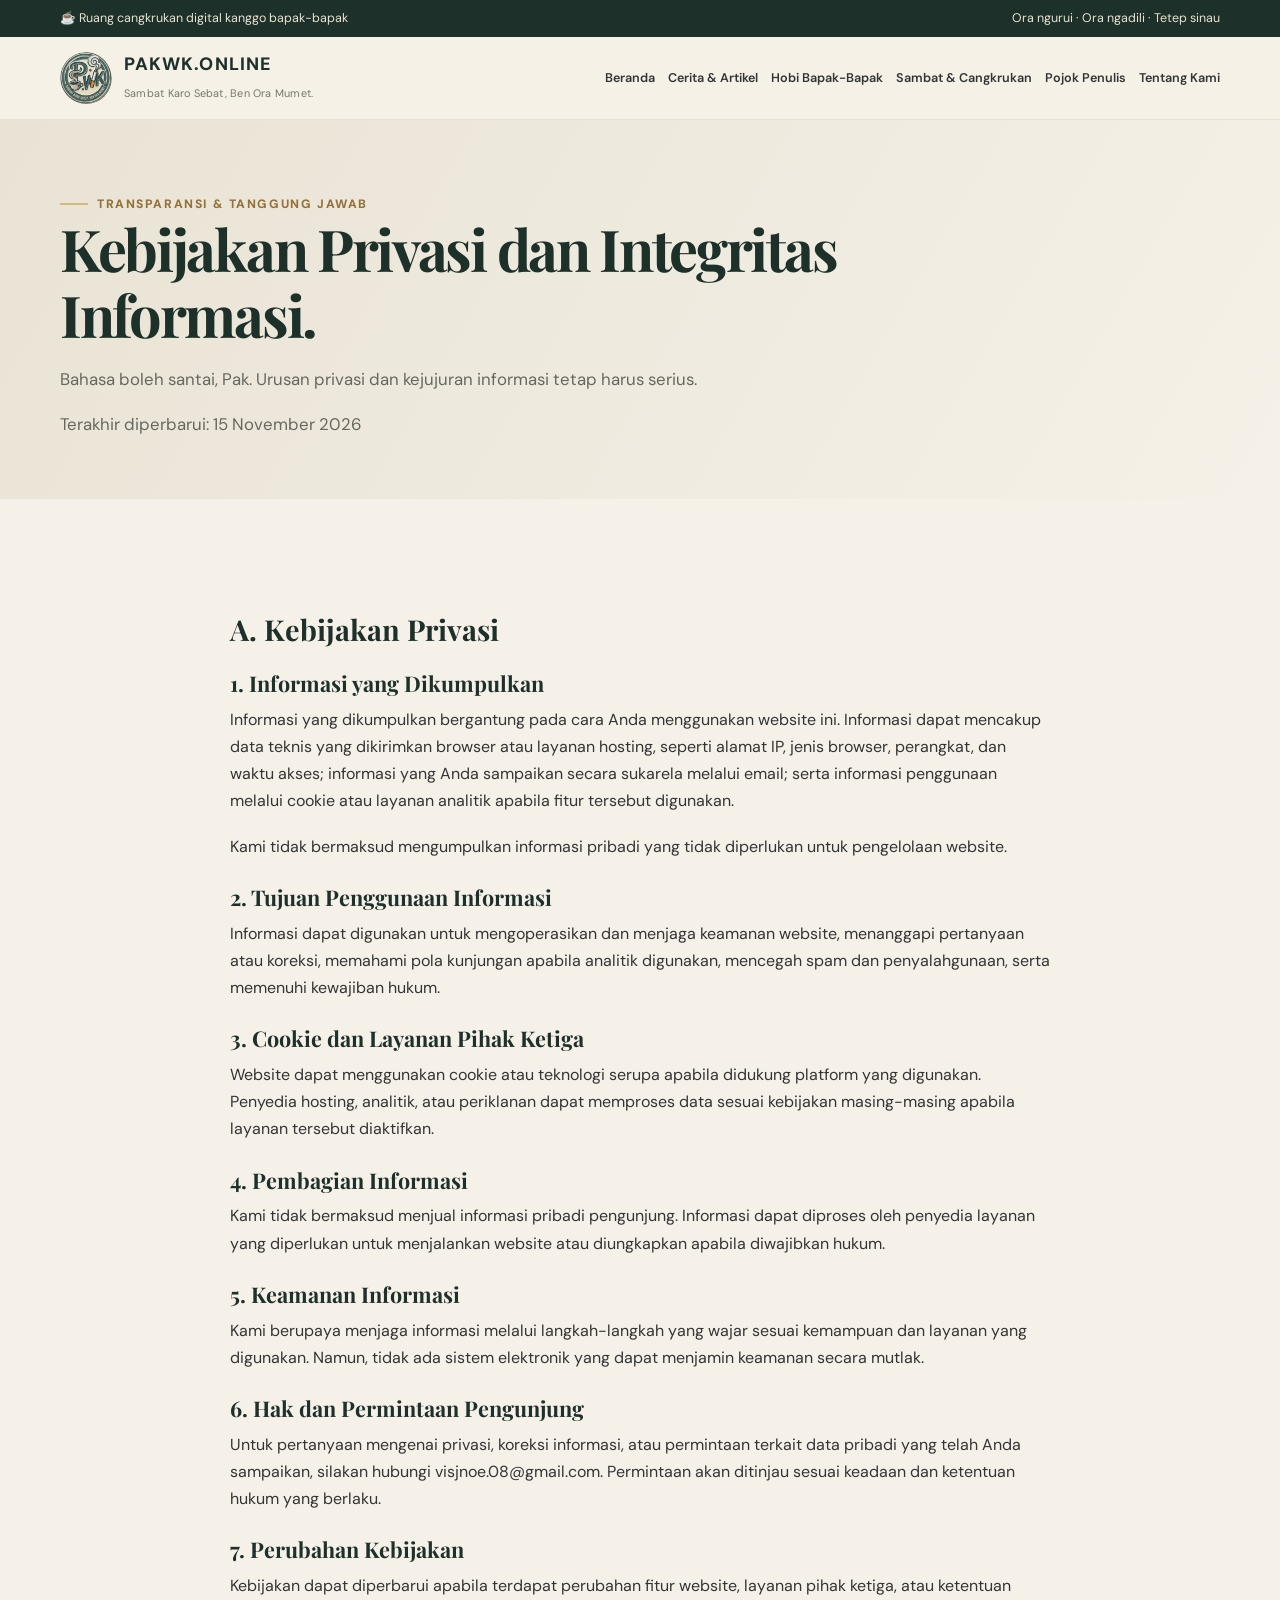
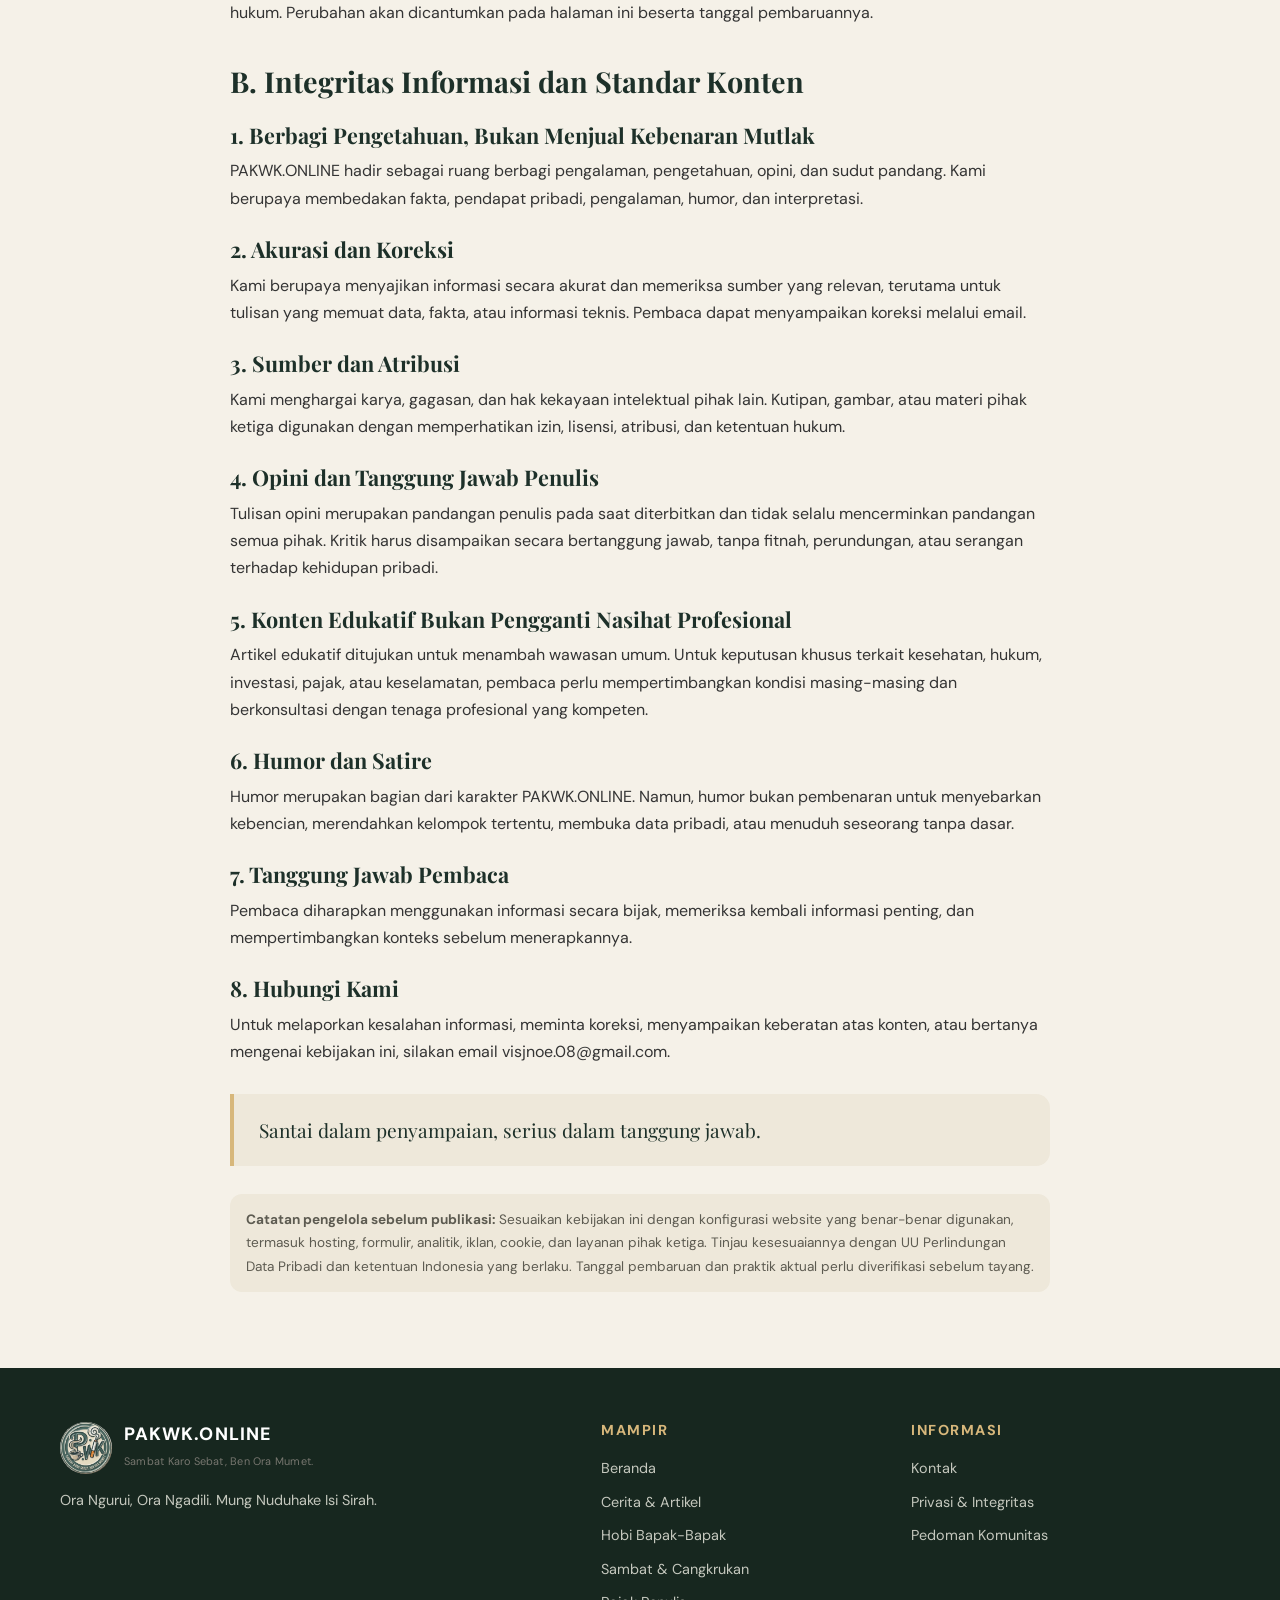
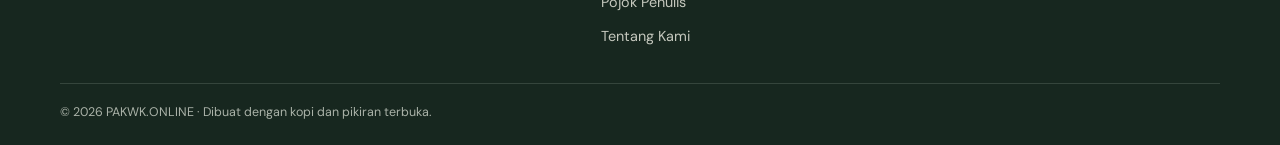
<file: privasi.html>
<!doctype html><html lang="id"><head><meta charset="utf-8"><meta name="viewport" content="width=device-width,initial-scale=1"><meta name="description" content="Ruang cerita, pengetahuan, hobi, dan cangkrukan bapak-bapak."><meta name="theme-color" content="#1D3029"><title>Privasi | PAKWK.ONLINE</title><link rel="icon" href="assets/Logo.png"><link rel="stylesheet" href="style.css"></head><body><div class="topline"><div class="container"><span>☕ Ruang cangkrukan digital kanggo bapak-bapak</span><span>Ora ngurui · Ora ngadili · Tetep sinau</span></div></div><header><div class="container nav"><a class="brand" href="index.html"><img src="assets/Logo.png" alt="Logo PAKWK" class="brand-logo"><span><span class="brand-name">PAKWK.ONLINE</span><br><span class="brand-tag">Sambat Karo Sebat, Ben Ora Mumet.</span></span></a><button class="menu-toggle" aria-label="Buka navigasi" aria-expanded="false">☰</button><nav class="navlinks"><a href="index.html">Beranda</a><a href="artikel.html">Cerita & Artikel</a><a href="hobi.html">Hobi Bapak-Bapak</a><a href="sambat.html">Sambat & Cangkrukan</a><a href="menulis.html">Pojok Penulis</a><a href="about.html">Tentang Kami</a></nav></div></header><main><section class="page-hero"><div class="container"><div class="eyebrow">Transparansi & tanggung jawab</div><h1>Kebijakan Privasi dan Integritas Informasi.</h1><p>Bahasa boleh santai, Pak. Urusan privasi dan kejujuran informasi tetap harus serius.</p><p class="meta">Terakhir diperbarui: 15 November 2026</p></div></section>
<section class="section"><div class="container prose"><h2>A. Kebijakan Privasi</h2><h3>1. Informasi yang Dikumpulkan</h3><p>Informasi yang dikumpulkan bergantung pada cara Anda menggunakan website ini. Informasi dapat mencakup data teknis yang dikirimkan browser atau layanan hosting, seperti alamat IP, jenis browser, perangkat, dan waktu akses; informasi yang Anda sampaikan secara sukarela melalui email; serta informasi penggunaan melalui cookie atau layanan analitik apabila fitur tersebut digunakan.</p><p>Kami tidak bermaksud mengumpulkan informasi pribadi yang tidak diperlukan untuk pengelolaan website.</p><h3>2. Tujuan Penggunaan Informasi</h3><p>Informasi dapat digunakan untuk mengoperasikan dan menjaga keamanan website, menanggapi pertanyaan atau koreksi, memahami pola kunjungan apabila analitik digunakan, mencegah spam dan penyalahgunaan, serta memenuhi kewajiban hukum.</p><h3>3. Cookie dan Layanan Pihak Ketiga</h3><p>Website dapat menggunakan cookie atau teknologi serupa apabila didukung platform yang digunakan. Penyedia hosting, analitik, atau periklanan dapat memproses data sesuai kebijakan masing-masing apabila layanan tersebut diaktifkan.</p><h3>4. Pembagian Informasi</h3><p>Kami tidak bermaksud menjual informasi pribadi pengunjung. Informasi dapat diproses oleh penyedia layanan yang diperlukan untuk menjalankan website atau diungkapkan apabila diwajibkan hukum.</p><h3>5. Keamanan Informasi</h3><p>Kami berupaya menjaga informasi melalui langkah-langkah yang wajar sesuai kemampuan dan layanan yang digunakan. Namun, tidak ada sistem elektronik yang dapat menjamin keamanan secara mutlak.</p><h3>6. Hak dan Permintaan Pengunjung</h3><p>Untuk pertanyaan mengenai privasi, koreksi informasi, atau permintaan terkait data pribadi yang telah Anda sampaikan, silakan hubungi <a href="mailto:visjnoe.08@gmail.com">visjnoe.08@gmail.com</a>. Permintaan akan ditinjau sesuai keadaan dan ketentuan hukum yang berlaku.</p><h3>7. Perubahan Kebijakan</h3><p>Kebijakan dapat diperbarui apabila terdapat perubahan fitur website, layanan pihak ketiga, atau ketentuan hukum. Perubahan akan dicantumkan pada halaman ini beserta tanggal pembaruannya.</p>
<h2 id="integritas">B. Integritas Informasi dan Standar Konten</h2><h3>1. Berbagi Pengetahuan, Bukan Menjual Kebenaran Mutlak</h3><p>PAKWK.ONLINE hadir sebagai ruang berbagi pengalaman, pengetahuan, opini, dan sudut pandang. Kami berupaya membedakan fakta, pendapat pribadi, pengalaman, humor, dan interpretasi.</p><h3>2. Akurasi dan Koreksi</h3><p>Kami berupaya menyajikan informasi secara akurat dan memeriksa sumber yang relevan, terutama untuk tulisan yang memuat data, fakta, atau informasi teknis. Pembaca dapat menyampaikan koreksi melalui email.</p><h3>3. Sumber dan Atribusi</h3><p>Kami menghargai karya, gagasan, dan hak kekayaan intelektual pihak lain. Kutipan, gambar, atau materi pihak ketiga digunakan dengan memperhatikan izin, lisensi, atribusi, dan ketentuan hukum.</p><h3>4. Opini dan Tanggung Jawab Penulis</h3><p>Tulisan opini merupakan pandangan penulis pada saat diterbitkan dan tidak selalu mencerminkan pandangan semua pihak. Kritik harus disampaikan secara bertanggung jawab, tanpa fitnah, perundungan, atau serangan terhadap kehidupan pribadi.</p><h3>5. Konten Edukatif Bukan Pengganti Nasihat Profesional</h3><p>Artikel edukatif ditujukan untuk menambah wawasan umum. Untuk keputusan khusus terkait kesehatan, hukum, investasi, pajak, atau keselamatan, pembaca perlu mempertimbangkan kondisi masing-masing dan berkonsultasi dengan tenaga profesional yang kompeten.</p><h3>6. Humor dan Satire</h3><p>Humor merupakan bagian dari karakter PAKWK.ONLINE. Namun, humor bukan pembenaran untuk menyebarkan kebencian, merendahkan kelompok tertentu, membuka data pribadi, atau menuduh seseorang tanpa dasar.</p><h3>7. Tanggung Jawab Pembaca</h3><p>Pembaca diharapkan menggunakan informasi secara bijak, memeriksa kembali informasi penting, dan mempertimbangkan konteks sebelum menerapkannya.</p><h3>8. Hubungi Kami</h3><p>Untuk melaporkan kesalahan informasi, meminta koreksi, menyampaikan keberatan atas konten, atau bertanya mengenai kebijakan ini, silakan email <a href="mailto:visjnoe.08@gmail.com">visjnoe.08@gmail.com</a>.</p><blockquote>Santai dalam penyampaian, serius dalam tanggung jawab.</blockquote><div class="notice"><b>Catatan pengelola sebelum publikasi:</b> Sesuaikan kebijakan ini dengan konfigurasi website yang benar-benar digunakan, termasuk hosting, formulir, analitik, iklan, cookie, dan layanan pihak ketiga. Tinjau kesesuaiannya dengan UU Perlindungan Data Pribadi dan ketentuan Indonesia yang berlaku. Tanggal pembaruan dan praktik aktual perlu diverifikasi sebelum tayang.</div></div></section></main><footer class="footer"><div class="container"><div class="footer-grid"><div><a class="brand" href="index.html"><img src="assets/Logo.png" alt="Logo PAKWK" class="brand-logo"><span><span class="brand-name">PAKWK.ONLINE</span><br><span class="brand-tag">Sambat Karo Sebat, Ben Ora Mumet.</span></span></a><p>Ora Ngurui, Ora Ngadili. Mung Nuduhake Isi Sirah.</p></div><div><h3>Mampir</h3><div class="footer-links"><a href="index.html">Beranda</a><a href="artikel.html">Cerita & Artikel</a><a href="hobi.html">Hobi Bapak-Bapak</a><a href="sambat.html">Sambat & Cangkrukan</a><a href="menulis.html">Pojok Penulis</a><a href="about.html">Tentang Kami</a></div></div><div><h3>Informasi</h3><div class="footer-links"><a href="contact.html">Kontak</a><a href="privasi.html">Privasi & Integritas</a><a href="pedoman.html">Pedoman Komunitas</a></div></div></div><div class="copyright">© 2026 PAKWK.ONLINE · Dibuat dengan kopi dan pikiran terbuka.</div></div></footer><script src="script.js"></script></body></html>
</file>
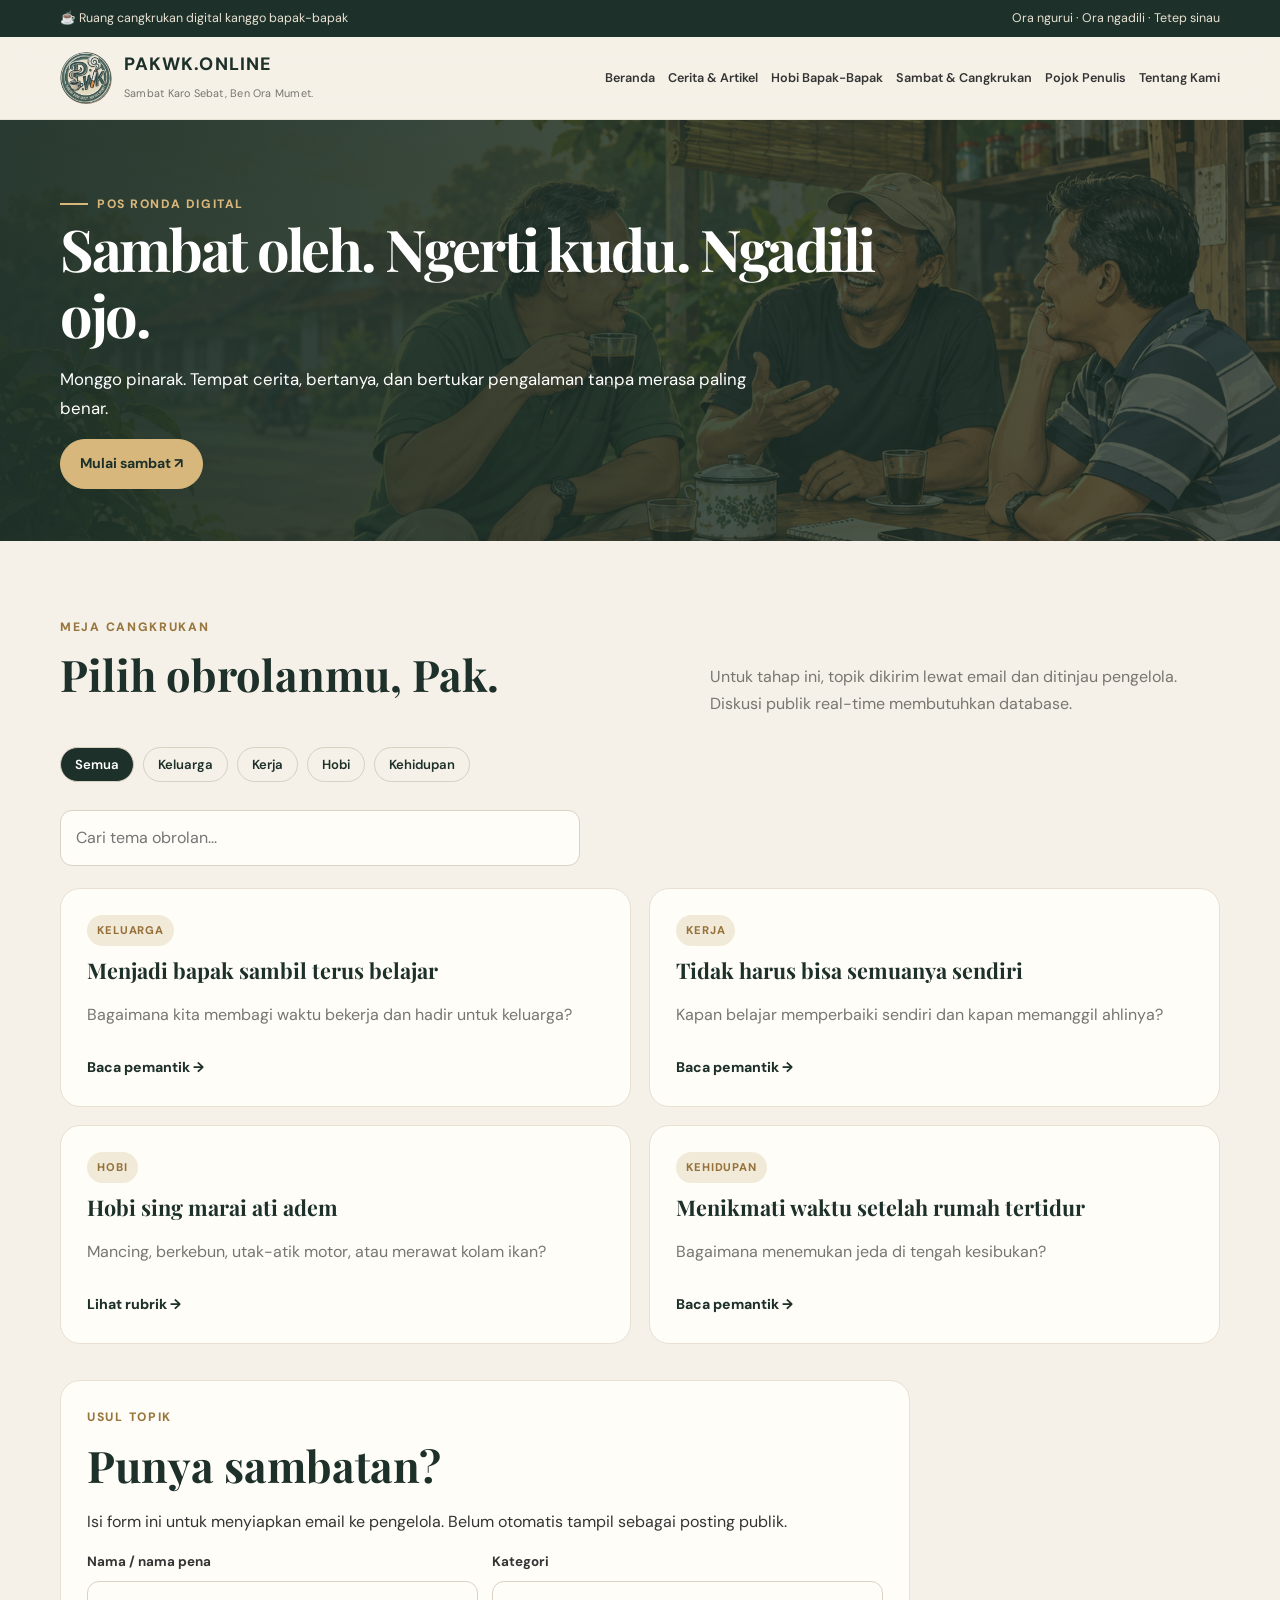
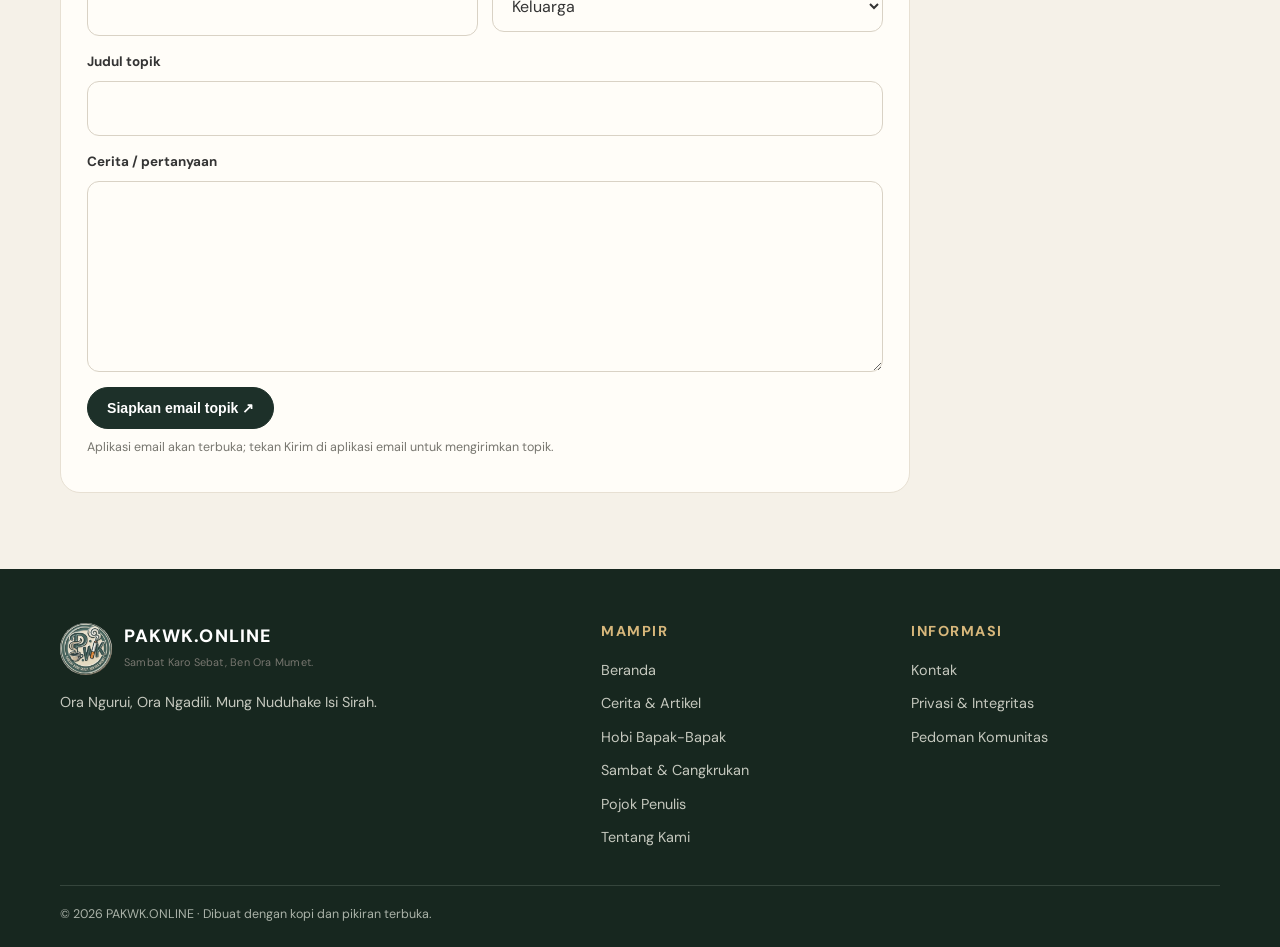
<file: sambat.html>
<!doctype html><html lang="id"><head><meta charset="utf-8"><meta name="viewport" content="width=device-width,initial-scale=1"><meta name="description" content="Ruang cerita, pengetahuan, hobi, dan cangkrukan bapak-bapak."><meta name="theme-color" content="#1D3029"><title>Sambat &amp; Cangkrukan | PAKWK.ONLINE</title><link rel="icon" href="assets/Logo.png"><link rel="stylesheet" href="style.css"></head><body><div class="topline"><div class="container"><span>☕ Ruang cangkrukan digital kanggo bapak-bapak</span><span>Ora ngurui · Ora ngadili · Tetep sinau</span></div></div><header><div class="container nav"><a class="brand" href="index.html"><img src="assets/Logo.png" alt="Logo PAKWK" class="brand-logo"><span><span class="brand-name">PAKWK.ONLINE</span><br><span class="brand-tag">Sambat Karo Sebat, Ben Ora Mumet.</span></span></a><button class="menu-toggle" aria-label="Buka navigasi" aria-expanded="false">☰</button><nav class="navlinks"><a href="index.html">Beranda</a><a href="artikel.html">Cerita & Artikel</a><a href="hobi.html">Hobi Bapak-Bapak</a><a href="sambat.html">Sambat & Cangkrukan</a><a href="menulis.html">Pojok Penulis</a><a href="about.html">Tentang Kami</a></nav></div></header><main><section class="page-hero pendopo"><div class="container"><div class="eyebrow">Pos ronda digital</div><h1>Sambat oleh. Ngerti kudu. Ngadili ojo.</h1><p>Monggo pinarak. Tempat cerita, bertanya, dan bertukar pengalaman tanpa merasa paling benar.</p><a class="btn gold" href="#kirim-topik">Mulai sambat ↗</a></div></section><section class="section"><div class="container"><div class="section-head"><div><div class="section-kicker">Meja cangkrukan</div><h2>Pilih obrolanmu, Pak.</h2></div><p>Untuk tahap ini, topik dikirim lewat email dan ditinjau pengelola. Diskusi publik real-time membutuhkan database.</p></div><div class="filters" id="forumFilters"><button class="filter active" data-forum="Semua">Semua</button><button class="filter" data-forum="Keluarga">Keluarga</button><button class="filter" data-forum="Kerja">Kerja</button><button class="filter" data-forum="Hobi">Hobi</button><button class="filter" data-forum="Kehidupan">Kehidupan</button></div><div class="searchbar"><input id="forumSearch" type="search" placeholder="Cari tema obrolan..." aria-label="Cari topik"></div><div class="forum-grid" id="forumTopics"><article class="forum-topic" data-topic="Keluarga"><span class="tag">Keluarga</span><h3>Menjadi bapak sambil terus belajar</h3><p>Bagaimana kita membagi waktu bekerja dan hadir untuk keluarga?</p><a class="read-more" href="jejak-bapak.html">Baca pemantik →</a></article><article class="forum-topic" data-topic="Kerja"><span class="tag">Kerja</span><h3>Tidak harus bisa semuanya sendiri</h3><p>Kapan belajar memperbaiki sendiri dan kapan memanggil ahlinya?</p><a class="read-more" href="jejak-bapak.html#profesi">Baca pemantik →</a></article><article class="forum-topic" data-topic="Hobi"><span class="tag">Hobi</span><h3>Hobi sing marai ati adem</h3><p>Mancing, berkebun, utak-atik motor, atau merawat kolam ikan?</p><a class="read-more" href="hobi.html">Lihat rubrik →</a></article><article class="forum-topic" data-topic="Kehidupan"><span class="tag">Kehidupan</span><h3>Menikmati waktu setelah rumah tertidur</h3><p>Bagaimana menemukan jeda di tengah kesibukan?</p><a class="read-more" href="malam-bapak.html">Baca pemantik →</a></article></div><p id="forumEmpty" hidden>Durung ketemu, Pak. Coba topik lain.</p><div class="form-panel" id="kirim-topik"><div class="section-kicker">Usul topik</div><h2>Punya sambatan?</h2><p>Isi form ini untuk menyiapkan email ke pengelola. Belum otomatis tampil sebagai posting publik.</p><form id="topicForm"><div class="form-row"><div class="form-group"><label for="topicName">Nama / nama pena</label><input class="form-control" id="topicName" name="nama" required maxlength="80"></div><div class="form-group"><label for="topicCategory">Kategori</label><select class="form-control" id="topicCategory" name="kategori"><option>Keluarga</option><option>Kerja</option><option>Hobi</option><option>Kehidupan</option></select></div></div><div class="form-group"><label for="topicTitle">Judul topik</label><input class="form-control" id="topicTitle" name="judul" required minlength="8" maxlength="150"></div><div class="form-group"><label for="topicBody">Cerita / pertanyaan</label><textarea class="form-control" id="topicBody" name="isi" rows="6" required minlength="20"></textarea></div><button class="btn" type="submit">Siapkan email topik ↗</button><p class="meta">Aplikasi email akan terbuka; tekan Kirim di aplikasi email untuk mengirimkan topik.</p></form></div></div></section></main><footer class="footer"><div class="container"><div class="footer-grid"><div><a class="brand" href="index.html"><img src="assets/Logo.png" alt="Logo PAKWK" class="brand-logo"><span><span class="brand-name">PAKWK.ONLINE</span><br><span class="brand-tag">Sambat Karo Sebat, Ben Ora Mumet.</span></span></a><p>Ora Ngurui, Ora Ngadili. Mung Nuduhake Isi Sirah.</p></div><div><h3>Mampir</h3><div class="footer-links"><a href="index.html">Beranda</a><a href="artikel.html">Cerita & Artikel</a><a href="hobi.html">Hobi Bapak-Bapak</a><a href="sambat.html">Sambat & Cangkrukan</a><a href="menulis.html">Pojok Penulis</a><a href="about.html">Tentang Kami</a></div></div><div><h3>Informasi</h3><div class="footer-links"><a href="contact.html">Kontak</a><a href="privasi.html">Privasi & Integritas</a><a href="pedoman.html">Pedoman Komunitas</a></div></div></div><div class="copyright">© 2026 PAKWK.ONLINE · Dibuat dengan kopi dan pikiran terbuka.</div></div></footer><script src="script.js"></script></body></html>
</file>
<file: style.css>
@import url('https://fonts.googleapis.com/css2?family=DM+Sans:wght@400;500;600;700&family=Playfair+Display:wght@600;700;800&display=swap');
:root{--green:#1D3029;--green2:#29463b;--gold:#D7B77B;--cream:#F5F1E8;--paper:#fffdf8;--ink:#343434;--muted:#77766f;--line:#e7e0d3;--shadow:0 18px 50px rgba(29,48,41,.09)}
*{box-sizing:border-box}html{scroll-behavior:smooth}body{margin:0;background:var(--cream);color:var(--ink);font-family:'DM Sans',sans-serif;line-height:1.7}a{color:inherit;text-decoration:none}img{max-width:100%;display:block}.container{width:min(1160px,calc(100% - 40px));margin:auto}
.topline{background:var(--green);color:#e9e2d3;font-size:.78rem;padding:8px 0}.topline .container{display:flex;justify-content:space-between;gap:16px}
header{background:rgba(245,241,232,.96);position:sticky;top:0;z-index:20;border-bottom:1px solid var(--line);backdrop-filter:blur(12px)}
.nav{min-height:82px;display:flex;align-items:center;justify-content:space-between;gap:24px}.brand{display:flex;align-items:center;gap:12px}.brand-mark{width:44px;height:44px;border-radius:50% 50% 45% 45%;background:var(--green);color:var(--gold);display:grid;place-items:center;font-family:Georgia;font-size:1.35rem;border:2px solid var(--gold)}.brand-name{font-weight:800;letter-spacing:.06em;color:var(--green);font-size:1.12rem;line-height:1.15}.brand-tag{font-size:.68rem;color:var(--muted);letter-spacing:.02em}
.navlinks{display:flex;align-items:center;gap:22px;font-size:.88rem;font-weight:600}.navlinks a{padding:8px 0;position:relative}.navlinks a:hover,.navlinks a.active{color:#9b7436}.navlinks a.active:after{content:"";height:2px;background:var(--gold);position:absolute;bottom:1px;left:0;right:0}.nav-cta,.btn{display:inline-flex;align-items:center;justify-content:center;gap:8px;background:var(--green);color:white;padding:12px 19px;border-radius:999px;font-weight:700;font-size:.88rem;border:1px solid var(--green);transition:.2s}.nav-cta:hover,.btn:hover{background:var(--green2);transform:translateY(-2px)}.btn.gold{background:var(--gold);border-color:var(--gold);color:var(--green)}.btn.outline{background:transparent;color:var(--green)}.menu-toggle{display:none;background:none;border:0;font-size:1.6rem;color:var(--green)}
.hero{padding:56px 0 70px;background:linear-gradient(115deg,#f5f1e8 0%,#f5f1e8 48%,#e9dfca 100%);overflow:hidden}.hero-grid{display:grid;grid-template-columns: .92fr 1.08fr;align-items:center;gap:40px}.eyebrow{display:inline-flex;align-items:center;gap:9px;color:#94713a;font-weight:800;font-size:.76rem;letter-spacing:.13em;text-transform:uppercase}.eyebrow:before{content:"";width:28px;height:2px;background:var(--gold)}h1,h2,h3{font-family:'Playfair Display',Georgia,serif;color:var(--green);line-height:1.15;margin:0 0 18px}h1{font-size:clamp(2.8rem,5.2vw,5rem);letter-spacing:-.04em}h2{font-size:clamp(2rem,3.4vw,3rem)}h3{font-size:1.35rem}.hero p{font-size:1.08rem;color:#5d6059;max-width:540px}.hero-actions{display:flex;gap:12px;flex-wrap:wrap;margin:28px 0}.hero-note{font-size:.82rem;color:var(--muted)}.hero-art{position:relative}.hero-art img{width:100%;height:440px;object-fit:cover;border-radius:28px 120px 28px 28px;box-shadow:var(--shadow)}.art-label{position:absolute;bottom:20px;left:-18px;background:var(--paper);padding:14px 19px;border-radius:14px;box-shadow:var(--shadow);font-family:'Playfair Display';font-size:1rem;color:var(--green);transform:rotate(-2deg)}
.ticker{background:var(--green);color:#f7f0e2;padding:13px 0;font-size:.86rem;letter-spacing:.04em}.ticker strong{color:var(--gold);margin:0 10px}
.section{padding:76px 0}.section-head{display:flex;align-items:end;justify-content:space-between;gap:25px;margin-bottom:30px}.section-head p{max-width:510px;color:var(--muted);margin:0}.section-kicker{font-size:.76rem;letter-spacing:.14em;text-transform:uppercase;color:#98763e;font-weight:800;margin-bottom:12px}
.feature-grid{display:grid;grid-template-columns:1.3fr .7fr;gap:22px}.feature-card,.small-feature,.article-card,.category-card,.quote-card,.contact-card{background:var(--paper);border:1px solid var(--line);border-radius:20px;overflow:hidden;box-shadow:0 8px 30px rgba(29,48,41,.04)}.feature-card{display:grid;grid-template-columns:1fr 1fr;min-height:310px}.feature-image{background:linear-gradient(140deg,#d9c7a2,#83917a);min-height:260px;display:grid;place-items:center;font-size:4rem}.feature-image img{width:100%;height:100%;object-fit:cover}.feature-copy{padding:28px;display:flex;flex-direction:column;justify-content:center}.small-stack{display:grid;gap:22px}.small-feature{padding:25px}.tag{display:inline-block;font-size:.7rem;font-weight:800;letter-spacing:.08em;text-transform:uppercase;color:#96723a;background:#f2ead9;border-radius:999px;padding:6px 10px;margin-bottom:12px}.meta{font-size:.78rem;color:var(--muted);margin:8px 0}.read-more{font-weight:800;color:var(--green);font-size:.88rem;margin-top:12px;display:inline-flex;gap:8px;align-items:center}
.category-grid{display:grid;grid-template-columns:repeat(3,1fr);gap:16px}.category-card{padding:24px;transition:.2s}.category-card:hover,.article-card:hover{transform:translateY(-4px);box-shadow:var(--shadow)}.category-icon{width:48px;height:48px;border-radius:15px;background:#edf0e8;display:grid;place-items:center;font-size:1.45rem;margin-bottom:16px}.category-card p{font-size:.9rem;color:var(--muted);margin:0}
.quote-band{background:var(--green);color:#f5f1e8;padding:64px 0;text-align:center}.quote-band h2{color:#fff;font-size:clamp(1.8rem,3.3vw,2.8rem);max-width:850px;margin:0 auto 16px}.quote-band p{color:#d9d5ca;margin:0}.quote-mark{font-family:Georgia;color:var(--gold);font-size:4rem;line-height:.8}
.article-grid{display:grid;grid-template-columns:repeat(3,1fr);gap:20px}.article-card{padding:0;display:flex;flex-direction:column;min-height:260px;transition:.2s}
.article-thumb{width:100%;aspect-ratio:16/9;object-fit:cover;display:block;background:#e9e3d5}
.article-card .tag,.article-card h3,.article-card p,.article-card .meta,.article-card .read-more{margin-left:22px;margin-right:22px}
.article-card .tag{margin-top:20px;align-self:flex-start}
.article-card h3{margin-bottom:10px}
.article-card p{margin-top:0}
.article-card .meta{margin-top:auto;padding-top:12px}
.article-card .read-more{margin-bottom:22px}.article-card p{color:var(--muted);font-size:.91rem}.article-card .read-more{margin-top:auto}
.page-hero{padding:66px 0 52px;background:linear-gradient(120deg,#e9e3d5,#f5f1e8)}.page-hero h1{font-size:clamp(2.5rem,4.5vw,4.2rem);max-width:850px}.page-hero p{max-width:700px;color:#66685f;font-size:1.05rem}
.prose{max-width:820px}.prose p{margin:0 0 18px}.prose h2{font-size:1.8rem;margin:38px 0 14px}.prose h3{margin:25px 0 10px}.prose blockquote{margin:28px 0;padding:20px 25px;border-left:4px solid var(--gold);background:#eee8da;color:var(--green);font-family:'Playfair Display';font-size:1.2rem;border-radius:0 14px 14px 0}
.about-grid{display:grid;grid-template-columns:1fr .8fr;gap:48px;align-items:start}.quote-card{padding:30px;background:var(--green);color:#f5f1e8}.quote-card h3{color:var(--gold)}.quote-card p{color:#e2dfd5}.value-list{display:grid;gap:12px;margin-top:22px}.value-item{display:flex;gap:12px;padding:14px;background:var(--paper);border:1px solid var(--line);border-radius:14px}.value-item b{color:var(--green)}
.searchbar{display:flex;gap:10px;max-width:520px;margin:22px 0}.searchbar input,.form-control{width:100%;padding:13px 15px;border:1px solid #d9d2c5;border-radius:12px;background:#fffdf8;font:inherit;color:var(--ink)}.filters{display:flex;gap:9px;flex-wrap:wrap;margin:20px 0 28px}.filter{border:1px solid #d8d0c1;background:transparent;color:var(--green);padding:8px 14px;border-radius:999px;cursor:pointer;font:600 .82rem 'DM Sans'}.filter.active,.filter:hover{background:var(--green);color:#fff}
.contact-grid{display:grid;grid-template-columns:.8fr 1.2fr;gap:24px}.contact-card{padding:28px}.contact-line{padding:14px 0;border-bottom:1px solid var(--line)}.contact-line:last-child{border:0}.contact-line small{display:block;color:var(--muted);font-weight:700;text-transform:uppercase;letter-spacing:.08em}.contact-line a{font-weight:700;color:var(--green)}.form-row{display:grid;grid-template-columns:1fr 1fr;gap:14px}.form-group{margin-bottom:15px}.form-group label{display:block;font-size:.84rem;font-weight:700;margin-bottom:7px}.form-control{display:block}.form-control:focus,.searchbar input:focus{outline:2px solid #d7b77b;border-color:transparent}.form-control textarea{min-height:130px}.notice{padding:14px 16px;background:#eee8da;border-radius:12px;color:#5d5b51;font-size:.85rem}
.footer{background:#17271f;color:#e9e4d8;padding:54px 0 22px}.footer-grid{display:grid;grid-template-columns:1.3fr .7fr .8fr;gap:40px}.footer .brand-name{color:#fff}.footer p,.footer a{color:#c5c8be;font-size:.9rem}.footer h3{color:var(--gold);font-family:'DM Sans';font-size:.9rem;text-transform:uppercase;letter-spacing:.1em}.footer-links{display:grid;gap:9px}.copyright{border-top:1px solid #35453c;margin-top:35px;padding-top:18px;display:flex;justify-content:space-between;gap:18px;color:#aab2a8;font-size:.78rem}
.article-body{max-width:760px;margin:auto}.article-body .lead{font-size:1.18rem;color:#65665f}.article-body h2{font-size:1.8rem;margin:38px 0 15px}.article-body p{margin:0 0 20px}.article-cover{height:310px;border-radius:22px;overflow:hidden;margin:25px 0 35px;background:#d9c7a2}.article-cover img{width:100%;height:100%;object-fit:cover}
@media(max-width:900px){.navlinks{gap:13px;font-size:.8rem}.nav-cta{display:none}.hero-grid{grid-template-columns:1fr 1fr}.hero-art img{height:370px}.category-grid,.article-grid{grid-template-columns:repeat(2,1fr)}}
@media(max-width:700px){.topline .container{justify-content:center}.topline span:last-child{display:none}.nav{min-height:70px}.menu-toggle{display:block}.navlinks{display:none;position:absolute;top:70px;left:0;right:0;background:var(--cream);padding:18px 24px 24px;border-bottom:1px solid var(--line);flex-direction:column;align-items:stretch;gap:5px}.navlinks.open{display:flex}.navlinks a{padding:10px 0}.hero{padding:38px 0 50px}.hero-grid,.feature-grid,.feature-card,.about-grid,.contact-grid,.footer-grid{grid-template-columns:1fr}.hero-art img{height:300px;border-radius:22px 70px 22px 22px}.art-label{left:10px}.section{padding:54px 0}.section-head{display:block}.section-head p{margin-top:10px}.category-grid,.article-grid{grid-template-columns:1fr}.feature-image{min-height:220px}.form-row{grid-template-columns:1fr}.page-hero{padding:48px 0 38px}.footer-grid{gap:28px}.copyright{display:block}.copyright span{display:block;margin-top:8px}}

/* PAKWK extension: original colors and illustration assets preserved */
.brand-logo{width:52px;height:52px;object-fit:contain;flex-shrink:0;border-radius:50%}.navlinks{gap:13px;font-size:.79rem}.navlinks a{white-space:nowrap}.muted-section{background:#eee8da}.category-card{padding:0 0 20px}.category-card h3,.category-card p{margin-left:20px;margin-right:20px}.category-photo{width:100%;aspect-ratio:1.45;object-fit:cover;margin-bottom:20px}.split-feature{display:grid;grid-template-columns:1fr 1fr;gap:40px;align-items:center}.split-feature>img{width:100%;border-radius:24px;max-height:390px;object-fit:cover;box-shadow:var(--shadow)}.hobby-grid{display:grid;grid-template-columns:repeat(3,1fr);gap:20px}.hobby-card,.forum-topic,.form-panel{background:var(--paper);border:1px solid var(--line);border-radius:20px;padding:26px}.hobby-icon{font-size:2rem;margin-bottom:16px}.hobby-card p,.forum-topic p{color:var(--muted)}.forum-grid{display:grid;grid-template-columns:repeat(2,1fr);gap:18px}.form-panel{margin-top:36px;max-width:850px}.pendopo{background:linear-gradient(90deg,rgba(29,48,41,.95),rgba(29,48,41,.73)),url('assets/warung-cangkrukan.png') center/cover}.pendopo h1,.pendopo p{color:#fff}.pendopo .eyebrow{color:var(--gold)}.check-line{display:flex;gap:10px;align-items:start;margin:18px 0;font-size:.9rem}.check-line input{margin-top:6px}.article-body h2{scroll-margin-top:115px}.article-body p{font-size:1.05rem}.article-body .lead{font-size:1.25rem}.article-body .meta{font-size:.8rem}.navlinks a:hover{color:#98763e}.article-card[hidden],.forum-topic[hidden]{display:none!important}button{cursor:pointer}input:focus-visible,textarea:focus-visible,select:focus-visible,a:focus-visible,button:focus-visible{outline:3px solid #b48a47;outline-offset:3px}
@media(max-width:1050px){.navlinks{gap:9px;font-size:.73rem}.brand-tag{font-size:.6rem}.brand-name{font-size:.98rem}}
@media(max-width:900px){.navlinks{display:none;position:absolute;top:82px;left:0;right:0;background:var(--cream);padding:16px 22px;flex-direction:column;align-items:stretch;box-shadow:var(--shadow)}.navlinks.open{display:flex}.menu-toggle{display:block}.navlinks a{padding:10px}.hobby-grid{grid-template-columns:repeat(2,1fr)}}
@media(max-width:700px){.split-feature,.forum-grid,.hobby-grid{grid-template-columns:1fr}.navlinks{top:70px}.brand-logo{width:43px;height:43px}.brand-tag{font-size:.58rem}.category-photo{aspect-ratio:1.8}}
</file>
